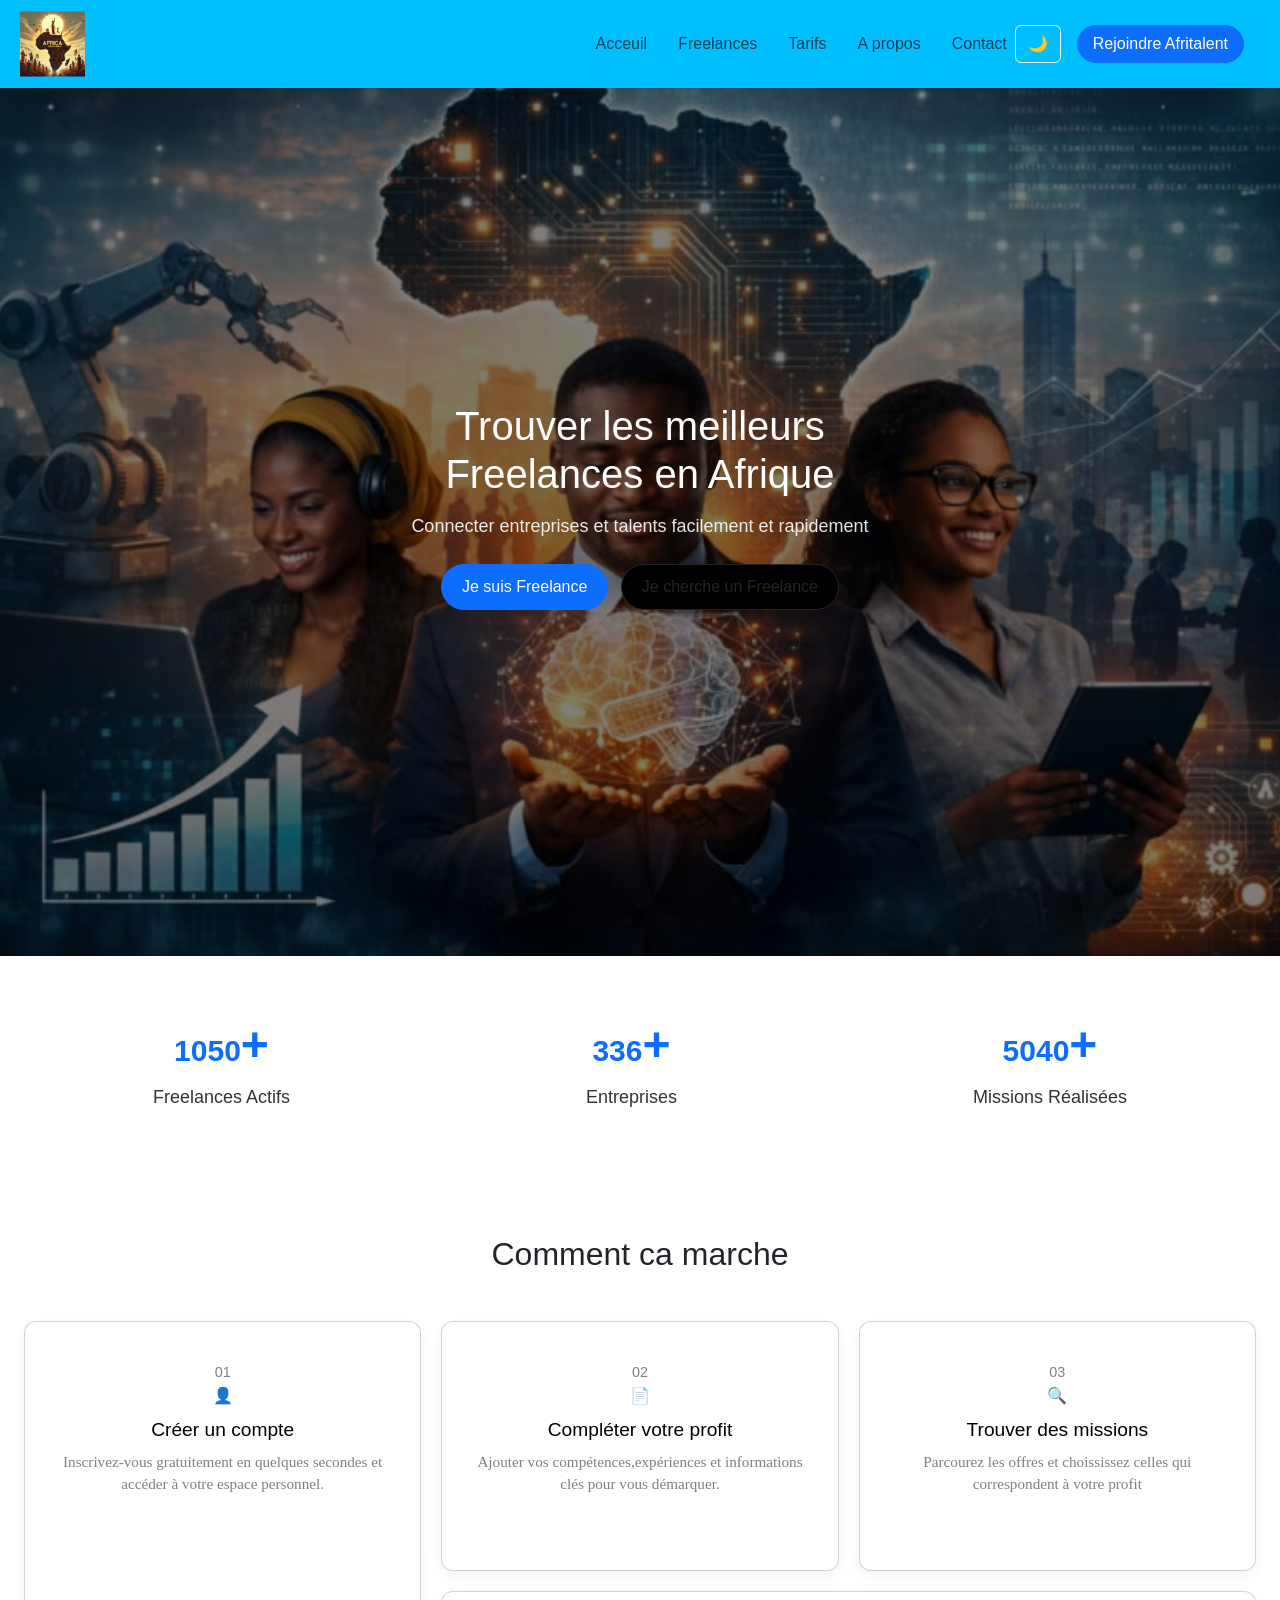
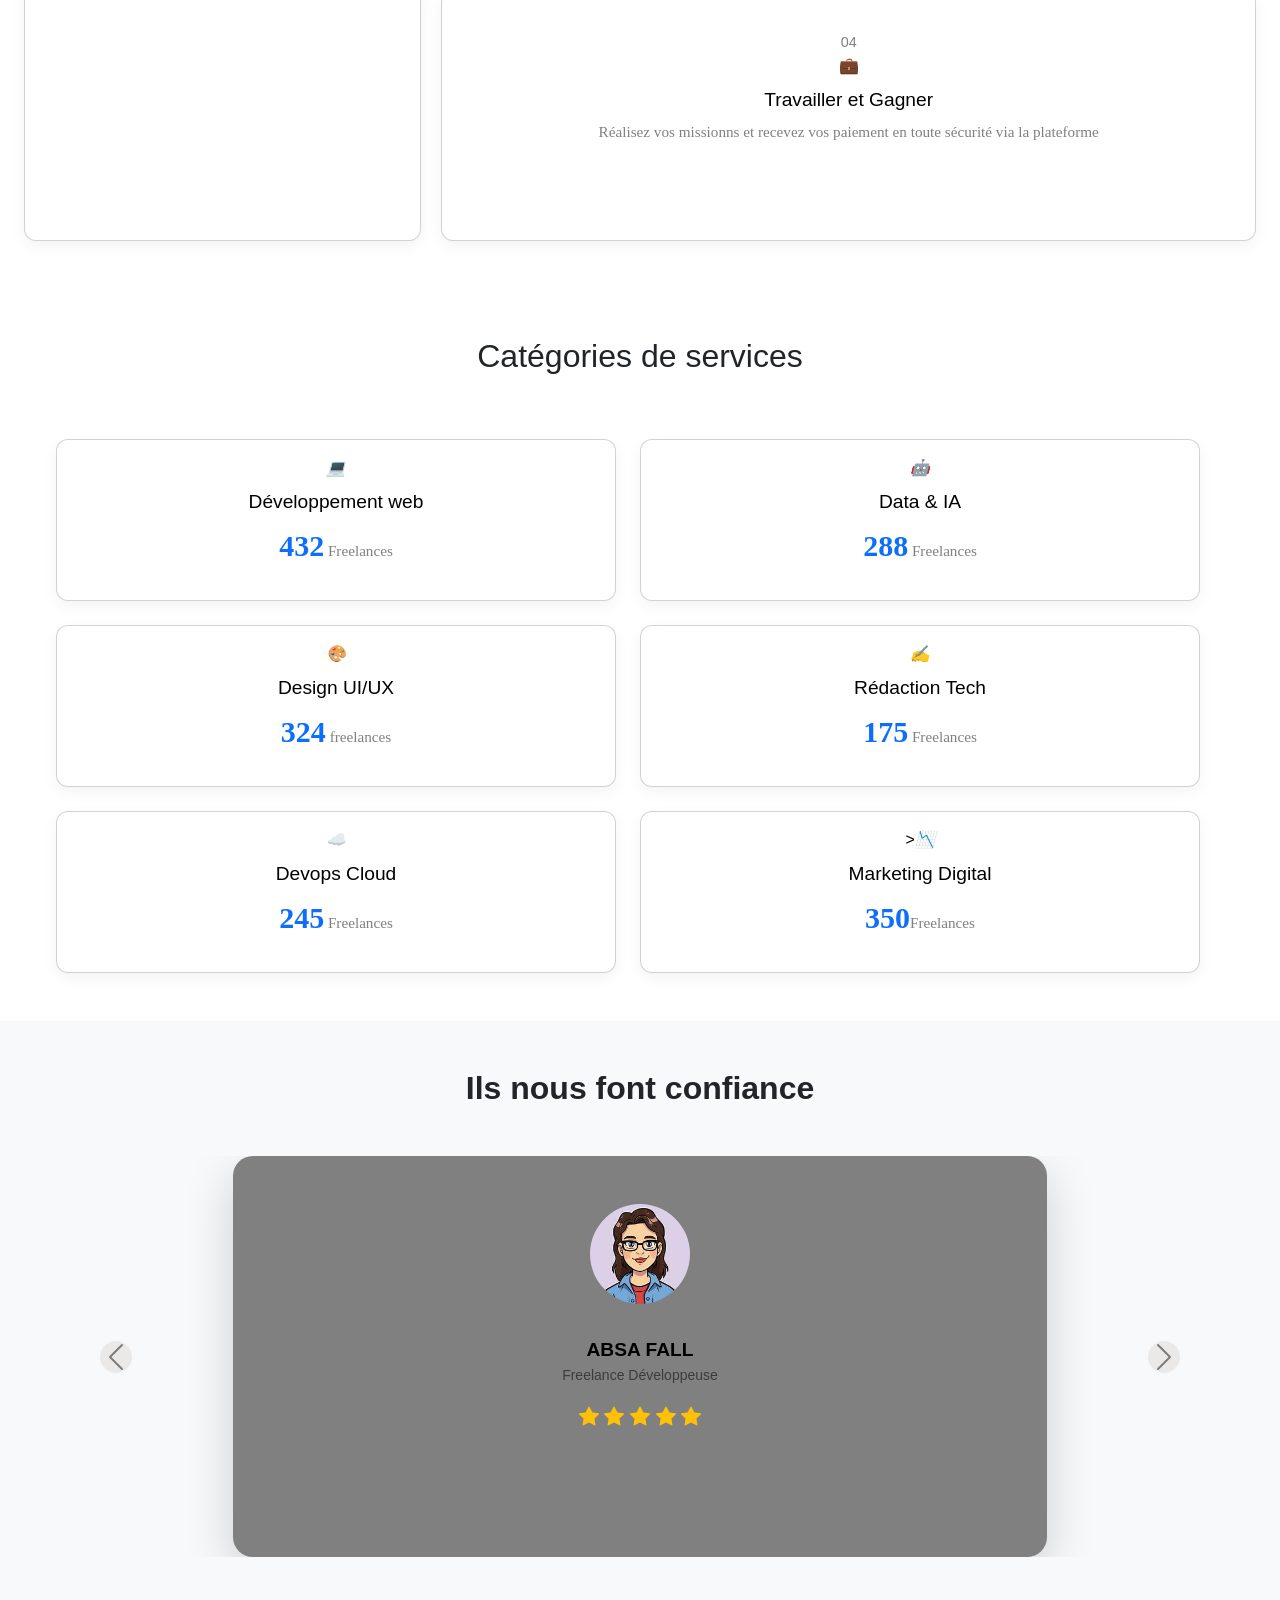
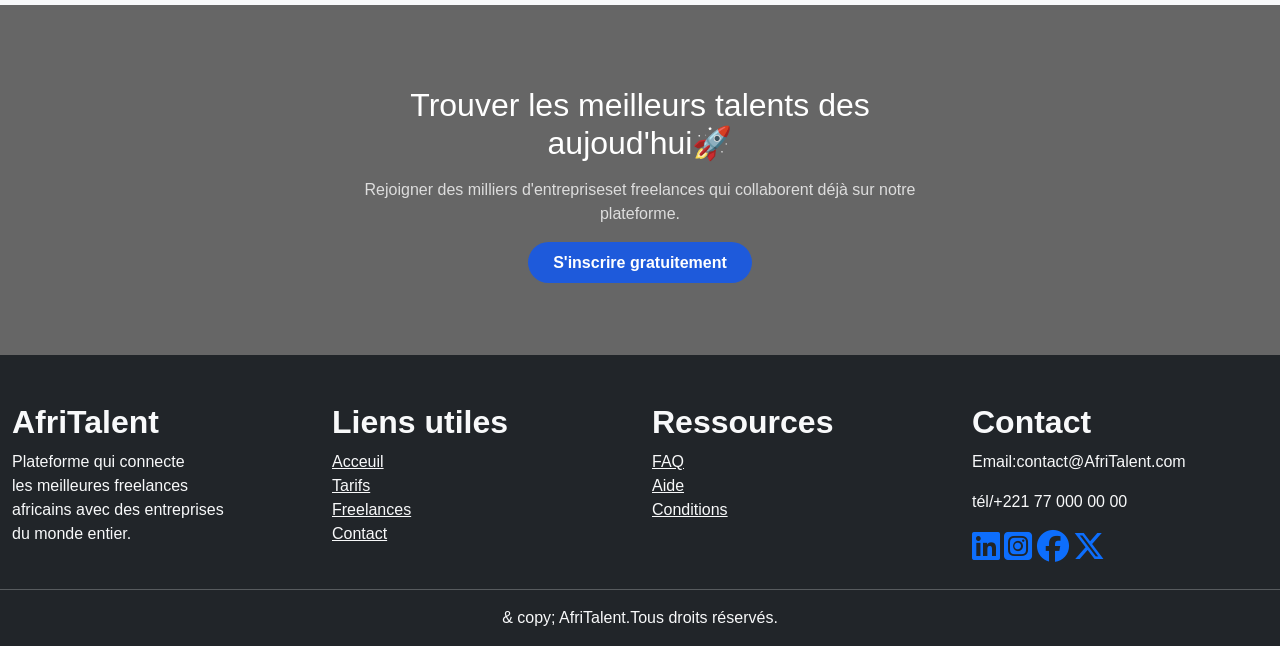
<file: index.html>
<!DOCTYPE html>
<html lang="fr">
<head>
<meta charset="UTF-8">
<meta name="viewport" content="width=device-width, initial-scale=1.0">
<title>AfriTalent — Accueil</title>
            <!-- Bootstrap 5 via CDN : feuille de style -->
<link
href="https://cdn.jsdelivr.net/npm/bootstrap@5.3.0/dist/css/bootstrap.min.css" rel="stylesheet">
<link rel="stylesheet" href="https://cdnjs.cloudflare.com/ajax/libs/font-awesome/6.5.0/css/all.min.css">
<link rel="stylesheet" href="https://cdn.jsdelivr.net/npm/bootstrap-icons@1.11.3/font/bootstrap-icons.min.css">
<!-- Votre feuille de style personnelle -->
<link rel="stylesheet" href="css/style.css">
</head>

<body>
            <!-- Le contenu de la page sera ajoute ici -->

            <!--navbar-->
 <nav id="navbar" class="navbar navbar-expand-lg navbar-light bg-blue shadow-sm fixed-top p-4">
    <div class="container">
            <!--logo-->
       <a class=" navbar-brand logo" href="index.html"><img src="image/afritalent.jpg" alt="logo AfriTalent"></a>
           <!--bouton mobile-->
          <button class="navbar-toggler" type="button" data-bs-toggle="collapse" data-bs-target="#menu">
            <span class="navbar-toggler-icon"></span>
        </button>
          <!--menu-->
            <div class="collapse navbar-collapse" id="menu">
                <ul class="navbar-nav ms-auto">
                    <li class="nav-item">
                        <a class="nav-link" href="index.html">Acceuil</a>
                  </li>
                    <li class="nav-item">
                        <a class="nav-link" href="freelance.html">Freelances</a>
                  </li>
                    <li class="nav-item">
                        <a class="nav-link" href="tarifs.html">Tarifs</a>
                  </li>
                    <li class="nav-item">
                        <a class="nav-link" href="about.html">A propos</a>
                  </li>
                    <li class="nav-item">
                        <a class="nav-link" href="contact.html">Contact</a>
                  </li>
                  </ul>
                 <a id="theme-toggle" class=" btn btn-outline-light">🌙</a>
          <!--bouton-->
                <a href="index.html" class="btn btn-primary ms-3">Rejoindre Afritalent</a>
               
            </div>
    </div>
 </nav>
          <!--hero-->
 <section class="hero d-flex align-items-center text-center">
    <div class="container fade-in"> 
        <div class="row justify-content-center align-items-center">
          <!--texte-->
        <div class="col-12 col-md col-lg-6">
            <h1 class="hero-ttle text-center">Trouver les meilleurs Freelances en Afrique</h1>
            <p class="hero-subtitle">Connecter entreprises et talents facilement et rapidement </p>
            <div class="mt-4">
<a href="freelance.html" class="btn btn-primary me-2">Je suis Freelance</a>   
<a href="freelance.html" class="btn btn-outline-dark" style="background-color:black;">Je cherche un Freelance</a>
            </div>
        </div>
        </div>
    </div>
 </section>
 <section class="stats-container fade-in">
  <div class="stat">
    <h2><span class="counter" data-target="2500">0</span>+</h2>
    <p>Freelances Actifs</p>
  </div>

  <div class="stat">
    <h2><span class="counter" data-target="800">0</span>+</h2>
    <p>Entreprises</p>
  </div>

  <div class="stat">
    <h2><span class="counter" data-target="12000">0</span>+</h2>
    <p>Missions Réalisées</p>
  </div>
</section>

         <!--Comment ca marche-->
 <section class="how-it-works container-fluid py-5">
    <div class="container fade-in">
      <h2 class="text-center mb-5">Comment ca marche</h2>
    <div class="bento-grid">
        <div class="card card-large">
            <span class="step">01</span>
<div class="icon">👤</div>
<h3>Créer un compte</h3>
<p>Inscrivez-vous gratuitement en quelques secondes et accéder à votre espace personnel.</p>
        </div>
        <div class="card">
            <span class="step">02</span>
            <div class="icon">📄</div>
            <h3>Compléter votre profit</h3>
            <p>Ajouter vos compétences,expériences et informations clés pour vous démarquer.</p>
        </div>
        <div class="card">
            <span class="step">03</span>
<div class="icon">🔍</div>
<h3>Trouver des missions</h3>
<p>Parcourez les offres et choississez celles qui correspondent à votre profit</p>
</div>
<div class="card card-wide">
            <span class="step">04</span>
<div class="icon">💼</div>
<h3>Travailler et Gagner</h3>
<p>Réalisez vos missionns et recevez vos paiement en toute sécurité via la plateforme</p>
</div>
    </div>
    </div>
    </section>
         <!--caregories des services-->
 <section class="categories container-fluid py-5">
<div class="container fade-in">
      <h2>Catégories de services</h2>
    <div class="row g-4 px-4">
        <div class="row g-4">
            <div class="col-md-6">
            <div class="card p-3">
                <i>💻</i>
            <h3>Développement web</h3>
            <p><span class="counter" data-target="+1200"></span> Freelances</p>
            </div>
        </div>
         <div class="col-lg-6">
            <div class="card p-3">
                <i>🤖</i>
            <h3>Data & IA</h3>
            <p><span class="counter" data-target="800"></span> Freelances</p>
         </div>
         </div>
         <div class="col-lg-6">
            <div class="card p-3">
                <i>🎨</i>
            <h3>Design UI/UX</h3>
            <p><span class="counter" data-target="+850"></span> freelances</p>
         </div>
         </div>
         <div class="col-lg-6">
            <div class="card p-3">
                <i>✍️</i>
            <h3>Rédaction Tech</h3>
            <p><span class="counter" data-target="500"></span> Freelances</p>
         </div>
         </div>
         <div class="col-lg-6">
            <div class="card p-3">
                <i>☁️</i>
            <h3>Devops Cloud</h3>
            <p><span class="counter" data-target="700"></span> Freelances</p>
         </div>
         </div>
         <div class="col-lg-6">
            <div class="card p-3">
                <i>>📉</i>
            <h3>Marketing Digital</h3>
            <p><span class="counter" data-target="+950"></span>Freelances</p>
         </div>
         </div>
         </div>
    </div>
</div>
 </section>
        <!--temoignages-->
 <section class="temoignage container-fluid py-5 bg-light">
  <div class="container fade-in">
    <h2 class="text-center mb-5 fw-bold">Ils nous font confiance</h2>
    
    <div id="carouseltemoignage" class="carousel slide" data-bs-ride="carousel" data-bs-interval="4000">
      <div class="carousel-inner">

       <!-- Témoignage 1 -->
        <div class="carousel-item active">
          <div class="row justify-content-center">
            <div class="col-md-8">
              <div class="card border-0 shadow-lg p-5 text-center">
                <img src="image/fille2.jpeg" class="rounded-circle mx-auto mb-4" width="100" height="100" style="object-fit: cover;" alt="ABSA FALL">
                <h3 class="fw-bold mb-1">ABSA FALL</h3>
                <small class="text-muted d-block mb-3">Freelance Développeuse</small>
                <div class="stars text-warning mb-3 fs-5">
                  <i class="bi bi-star-fill"></i>
                  <i class="bi bi-star-fill"></i>
                  <i class="bi bi-star-fill"></i>
                  <i class="bi bi-star-fill"></i>
                  <i class="bi bi-star-fill"></i>
                </div>
                <p class="lead fst-italic">"Grâce à cette plateforme, j’ai trouvé plusieurs missions en quelques semaines. Interface simple et paiement sécurisé. Je recommande à 100% !"</p>
              </div>
            </div>
          </div>
        </div>

       <!-- Témoignage 2 -->
        <div class="carousel-item">
          <div class="row justify-content-center">
            <div class="col-md-8">
              <div class="card border-0 shadow-lg p-5 text-center">
                <img src="image/fille1.jpeg" class="rounded-circle mx-auto mb-4" width="100" height="100" style="object-fit: cover;" alt="ADJA DIENG">
                <h3 class="fw-bold mb-1">ADJA DIENG</h3>
                <small class="text-muted d-block mb-3">CEO Startup</small>
                <div class="stars text-warning mb-3 fs-5">
                  <i class="bi bi-star-fill"></i>
                  <i class="bi bi-star-fill"></i>
                  <i class="bi bi-star-fill"></i>
                  <i class="bi bi-star-fill"></i>
                  <i class="bi bi-star-fill"></i>
                </div>
                <p class="lead fst-italic">"Nous avons recruté des freelances qualifiés très rapidement. Le process est fluide et l’équipe support hyper réactive. Excellent !"</p>
              </div>
            </div>
          </div>
        </div>

        <!-- Témoignage 3 -->
  <div class="carousel-item">
    <div class="row justify-content-center">
       <div class="col-md-8">
          <div class="card border-0 shadow-lg p-5 text-center">
              <img src="image/homme.jpeg" class="rounded-circle mx-auto mb-4" width="100" height="100" style="object-fit: cover;" alt="Alioune badara fall">
              <h3 class="fw-bold mb-1">ALIOUNE BADARA FALL</h3>
                <small class="text-muted d-block mb-3">Designer UI/UX</small>
                <div class="stars text-warning mb-3 fs-5">
                  <i class="bi bi-star-fill"></i>
                  <i class="bi bi-star-fill"></i>
                  <i class="bi bi-star-fill"></i>
                  <i class="bi bi-star-fill"></i>
                  <i class="bi bi-star-fill"></i>
                  </div>
              <p class="lead fst-italic">"Une excellente expérience ! Les projets sont variés, bien rémunérés et les clients sont sérieux. Ma plateforme préférée maintenant."</p>
         </div>
      </div>
     </div>
    </div>
  </div>
      <!-- Flèches navigation -->
  <button class="carousel-control-prev" type="button" data-bs-target="#carouseltemoignage" data-bs-slide="prev">
    <span class="carousel-control-prev-icon bg-dark rounded-circle p-3"></span>
  </button>
   <button class="carousel-control-next" type="button" data-bs-target="#carouseltemoignage" data-bs-slide="next">
     <span class="carousel-control-next-icon bg-dark rounded-circle p-3"></span>
    </button>
    </div>
  </div>
</section>

      <!--CTA-->
 <section class="cta">
  <div class="overlay"></div>
    <div class="cta-content">
      <h2>Trouver les meilleurs talents des aujoud'hui🚀</h2>
        <p>Rejoigner des milliers d'entrepriseset freelances qui collaborent déjà sur notre plateforme.</p>
          <a href="contact.html" class="cta-btn">S'inscrire gratuitement</a>
  </div>
 </section>
      <!--footer-->
 <footer class=" bg-dark text-light pt-5 pb-3">
  <div class="container">
    <div class="row">
       <!--colonne1:AfriTalent-->
<div class="col-md mb-4">
 <h2 class="fw-bold" >AfriTalent</h2>
    <p>Plateforme qui connecte <br> les meilleures freelances <br>africains  avec des  entreprises <br>du monde entier.</p>
</div>
      <!--colonne2:liens utiles-->
<div class="col-md-3 mb-4">
    <h2 class="fw-bold">Liens utiles</h2>
    <ul class="list-unstyled">
        <li><a href="index.html" class="text-light text decoration none">Acceuil</a></li>
        <li><a href="tarifs.html"  class="text-light text decoration none">Tarifs</a></li>
        <li><a href="freelances.html"  class="text-light text decoration none">Freelances</a></li>
        <li><a href="contact.html"  class="text-light text decoration none">Contact</a></li>
    </ul>
</div>
      <!--colonne3:Ressources-->
<div class="col-md-3 mb-4">
  <h2 class="fw-bold">Ressources</h2>
    <ul class="list-unstyled">
        <li><a href="tarifs.html"  class="text-light text decoration none">FAQ</a></li>
        <li><a href="#"  class="text-light text decoration none">Aide</a></li>
        <li><a href="#"  class="text-light text decoration none">Conditions</a></li>
    </ul>
</div>
      <!--colonne4:Contact-->
  <div class="col-md-3 mb-4">
    <h2 class="fw-bold">Contact</h2>
    <p>Email:contact@AfriTalent.com</p>
    <p>tél/+221 77 000 00 00</p>
      <!--réseau  sociaux-->
  <div>
          <a href="https://linkedin.com"><i class="fa-brands fa-linkedin fa-2x"></i></a>
          <a href="https://instagram.com"><i class="fa-brands fa-square-instagram fa-2x"></i></a>
          <a href="https://facebook"><i class="fa-brands fa-facebook fa-2x"></i></a>
          <a href="https://twitter"><i class="fa-brands fa-x-twitter fa-2x"></i></a>
        
  </div>
  </div>
        <!--ligne copyright-->
  <hr class="border-light">
   <div class="text-center">
     <p class="mb-0"> & copy; <span id="year"></span>AfriTalent.Tous droits réservés.</p>
    </div> 
  </div>
  </div>
</footer>
        <!-- Bootstrap 5 via CDN : script JavaScript -->
  <script src="https://cdn.jsdelivr.net/npm/bootstrap@5.3.0/dist/js/bootstrap.bundle.min.js"></script>
        <!-- Votre script JavaScript -->
<button id="backToTop" title="Retour en haut">
    <i class="bi bi-chevron-up">
    </i>
</button>
  <script src="js/main.js"></script>
</body>
</html>
</file>
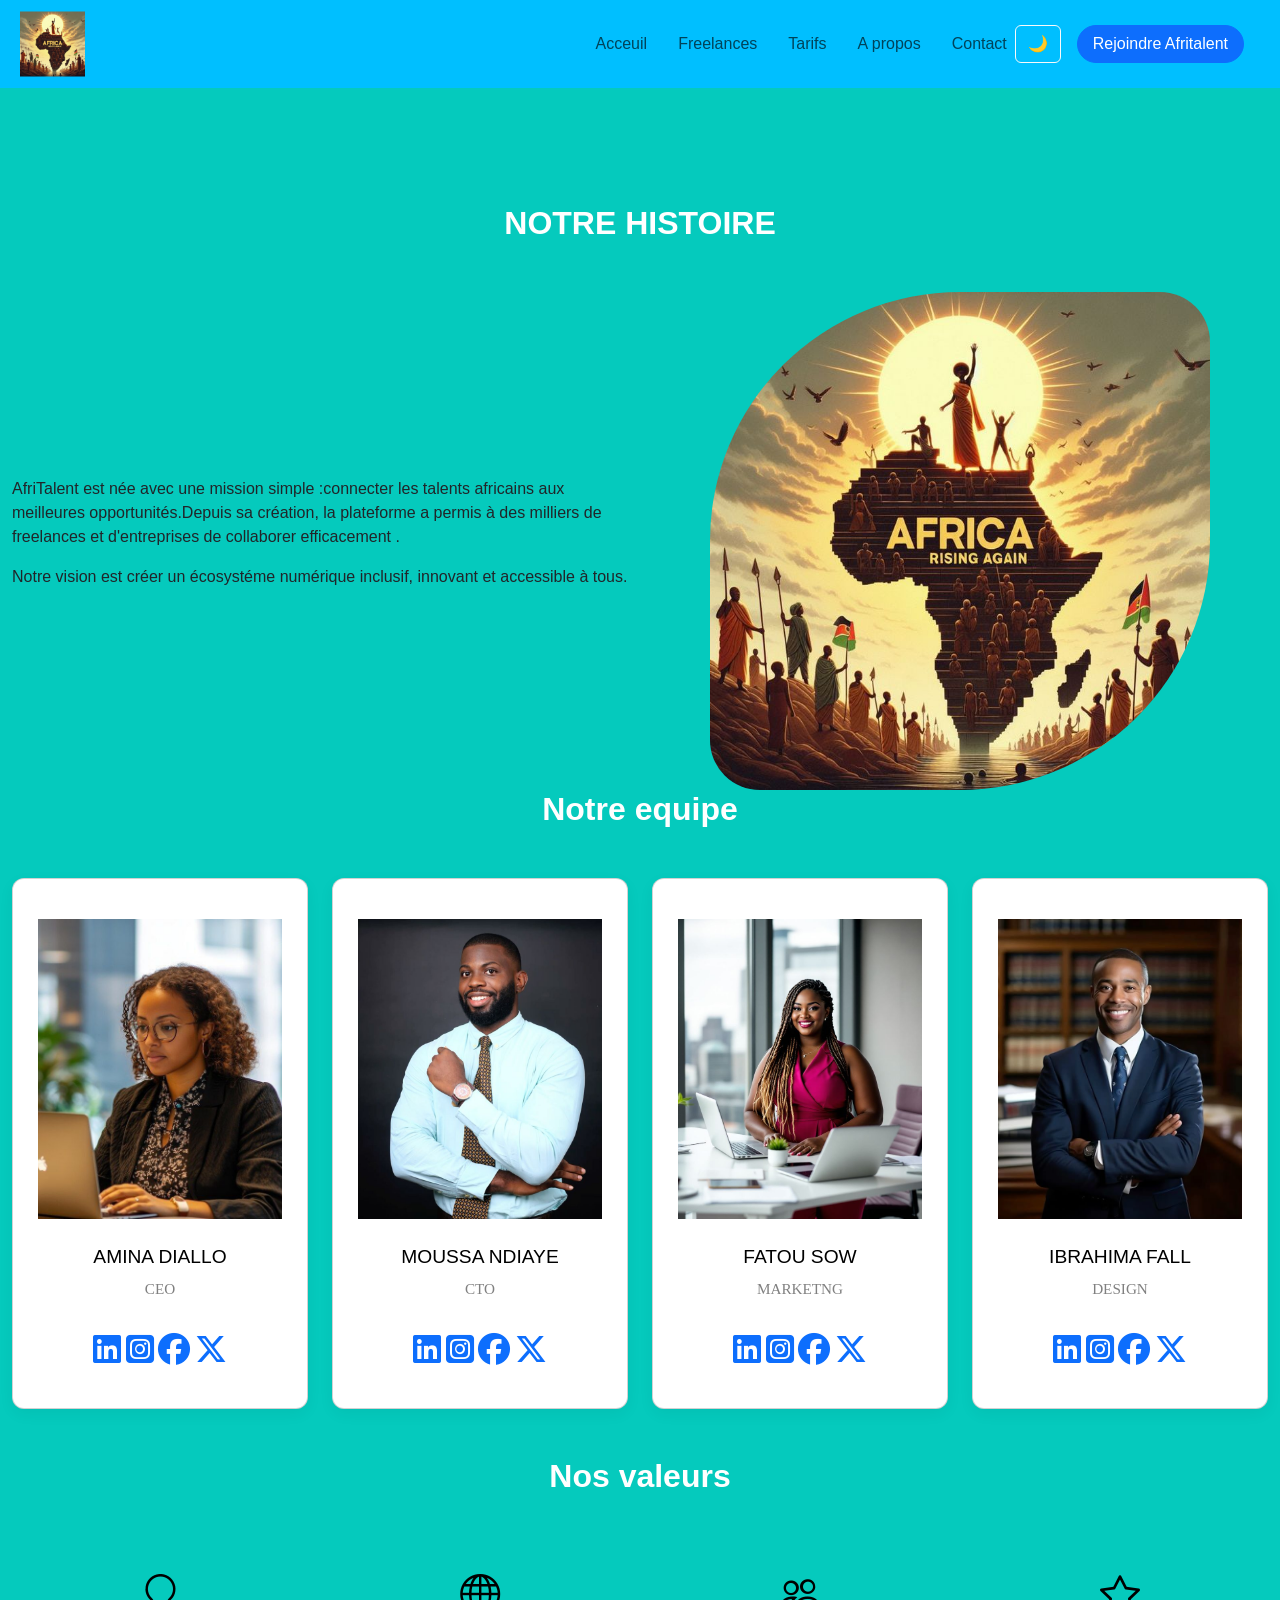
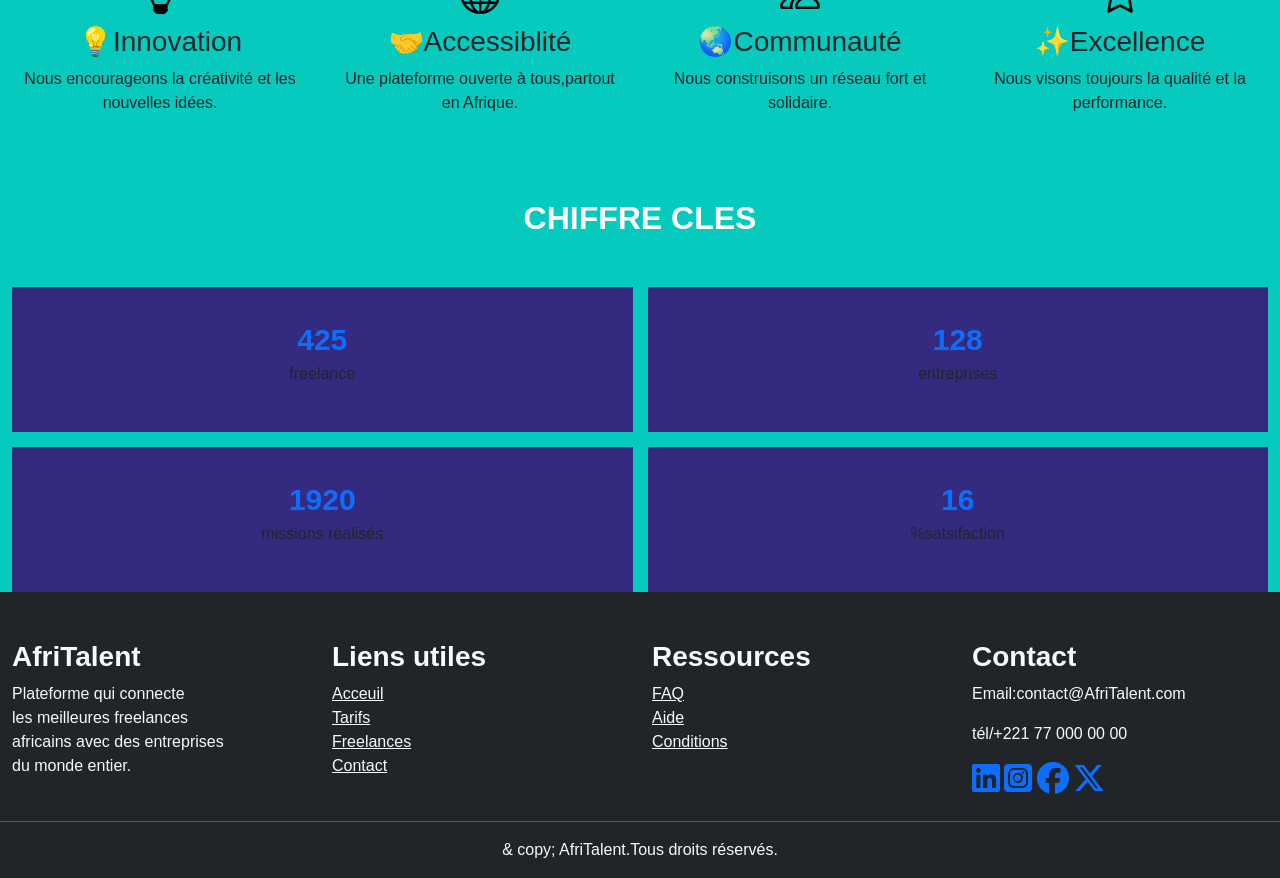
<file: about.html>
<!DOCTYPE html>
<html lang="fr">
<head> 
<meta charset="UTF-8"> 
<meta name="viewport" content="width=device-width, initial-scale=1.0"> 
<title>AfriTalent — A propos</title> 
                        <!-- Bootstrap 5 via CDN : feuille de style --> 
<link 
href="https://cdn.jsdelivr.net/npm/bootstrap@5.3.0/dist/css/bootstrap.min.css" 
rel="stylesheet"> 
<link rel="stylesheet" href="https://cdnjs.cloudflare.com/ajax/libs/font-awesome/6.5.0/css/all.min.css">
<link rel="stylesheet" href="https://cdn.jsdelivr.net/npm/bootstrap-icons@1.11.3/font/bootstrap-icons.min.css">
                        <!-- Votre feuille de style personnelle --> 
<link rel="stylesheet" href="css/style.css">
</head>
<body> 
                        <!-- Le contenu de la page sera ajoute ici --> 

                        <!--navbar-->
 <nav id="navbar" class="navbar navbar-expand-lg navbar-light bg-blue shadow-sm fixed-top p-4">
    <div class="container">
                        <!--logo-->
        <a class=" navbar-brand logo" href="index.html"><img src="image/afritalent.jpg" alt="logo AfriTalent"></a>
                         <!--bouton mobile-->
          <button class="navbar-toggler" type="button" data-bs-toggle="collapse" data-bs-target="#menu">
            <span class="navbar-toggler-icon"></span>
        </button>
                          <!--menu-->
            <div class="collapse navbar-collapse" id="menu">
                <ul class="navbar-nav ms-auto">
                    <li class="nav-item">
                        <a class="nav-link" href="index.html">Acceuil</a>
                    </li>
                    <li class="nav-item">
                        <a class="nav-link" href="freelance.html">Freelances</a>
                    </li>
                    <li class="nav-item">
                        <a class="nav-link" href="tarifs.html">Tarifs</a>
                    </li>
                    <li class="nav-item">
                        <a class="nav-link" href="about.html">A propos</a>
                    </li>
                    <li class="nav-item">
                        <a class="nav-link" href="contact.html">Contact</a>
                    </li>
                </ul>
                <a id="theme-toggle" class=" btn btn-outline-light">🌙</a>
                          <!--bouton-->
                <a href="index.html" class="btn btn-primary ms-3">Rejoindre Afritalent</a>
                    
            </div>
    </div>
 </nav>


                        <!--=====notre histoire====-->
<section class="apropos" style="padding-top: 100px;" >
    <div class="container fade-in">
<h1 class="section-title mt-5" style="color: white;">NOTRE HISTOIRE</h1>
<div class="row align-items-center justify-content-center g-4">
    <div class="col-md-6">
        <p>AfriTalent est née avec une mission  simple :connecter les talents africains aux meilleures opportunités.Depuis sa création, la plateforme a permis à des milliers de freelances et d'entreprises de collaborer efficacement .</p>
        <p>
            Notre vision est créer un écosystéme numérique inclusif, innovant et accessible à tous.
        </p>
    </div>
    <div class="col-md-6 text-center">
        <img src="image/afritalent.jpg" width="500" class="img-fluid story-img" style="border-radius: 50% 10% 50% 10%;" alt="afritalent">
    </div>
</div>
</div>
 
                            <!--====equipe====-->
<section class="mb-5"   >
    <div class="container fade-in">
        <h2 class="section-title" style="color:white ;">Notre equipe</h2>
    <div class="row">
        <div class="col-md-3">
            <div class="card team-card">
                <img src="image/f1.jpg" style="height: 300px;" alt="AMINA DIALLO">
                <div class="card-body text-center">
                    <h3>AMINA DIALLO</h3>
                    <p>CEO</p>
                    <i class="bi bi linkedin"></i>
                    <i class="bi bi twitter"></i>
                </div>
                <div>
          <a href="https://linkedin.com"><i class="fa-brands fa-linkedin fa-2x"></i></a>
          <a href="https://instagram.com"><i class="fa-brands fa-square-instagram fa-2x"></i></a>
          <a href="https://facebook"><i class="fa-brands fa-facebook fa-2x"></i></a>
          <a href="https://twitter"><i class="fa-brands fa-x-twitter fa-2x"></i></a>
        
    </div>
            </div>
        </div>

 <div class="col-md-3">
            <div class="card team-card">
                <img src="image/h2.jpg" style="height: 300px;" alt="MOUSSA NDIAYE">
                <div class="card-body text-center">
                    <h3>MOUSSA NDIAYE</h3>
                    <p>CTO</p>
                    <i class="bi bi linkedin"></i>
                    <i class="bi bi twitter"></i>
                </div>
                <div>
          <a href="https://linkedin.com"><i class="fa-brands fa-linkedin fa-2x"></i></a>
          <a href="https://instagram.com"><i class="fa-brands fa-square-instagram fa-2x"></i></a>
          <a href="https://facebook"><i class="fa-brands fa-facebook fa-2x"></i></a>
          <a href="https://twitter"><i class="fa-brands fa-x-twitter fa-2x"></i></a>
        
    </div>
            </div>
        </div>
         <div class="col-md-3">
            <div class="card team-card">
                <img src="image/f5.jpg" style="height: 300px;" alt="FATOU SOW">
                <div class="card-body text-center">
                    <h3>FATOU SOW</h3>
                    <p>MARKETNG</p>
                    <i class="bi bi linkedin"></i>
                    <i class="bi bi instagram"></i>
                </div>
                <div>
          <a href="https://linkedin.com"><i class="fa-brands fa-linkedin fa-2x"></i></a>
          <a href="https://instagram.com"><i class="fa-brands fa-square-instagram fa-2x"></i></a>
          <a href="https://facebook"><i class="fa-brands fa-facebook fa-2x"></i></a>
          <a href="https://twitter"><i class="fa-brands fa-x-twitter fa-2x"></i></a>
        
    </div>
            </div>
        </div>
         <div class="col-md-3">
            <div class="card team-card">
                <img src="image/h5.jpg " style="height: 300px;" alt="IBRAHIMA FALL" >
                <div class="card-body text-center">
                    <h3>IBRAHIMA FALL</h3>
                    <p>DESIGN</p>
                    <i class="bi bi linkedin"></i>
                    <i class="bi bi facebook"></i>
                </div>
                <div>
          <a href="https://linkedin.com"><i class="fa-brands fa-linkedin fa-2x"></i></a>
          <a href="https://instagram.com"><i class="fa-brands fa-square-instagram fa-2x"></i></a>
          <a href="https://facebook"><i class="fa-brands fa-facebook fa-2x"></i></a>
          <a href="https://twitter"><i class="fa-brands fa-x-twitter fa-2x"></i></a>
        
    </div>
            </div>
        </div>
    </div>
    </div>
</section>
                            <!--=====valeurs=====-->
<section class="mb-5">
    <div class="container fade-in">
  <h3 class="section-title" style="color: white;">Nos valeurs</h3>
    <div class="row">
        <div class="col-md-3 value-box">
            <i class="bi bi-lightbulb"></i>
            <h3>💡Innovation</h3>
            <p>Nous encourageons la créativité et les nouvelles idées.</p>
        </div>
<div class="col-md-3 value-box">
            <i class="bi bi-globe"></i>
            <h3>🤝Accessiblité</h3>
            <p>Une plateforme ouverte à tous,partout en Afrique.</p>
        </div>
        <div class="col-md-3 value-box">
            <i class="bi bi-people"></i>
            <h3>🌏Communauté</h3>
            <p> Nous construisons un réseau fort et solidaire.</p>
        </div>
        <div class="col-md-3 value-box">
            <i class="bi bi-star"></i>
            <h3>✨Excellence</h3>
            <p>Nous visons toujours la qualité et la performance.</p>
        </div>
    </div>

    </div>
  </section>
                                <!--===chiffre clés-->
<SECtion>
<div class="container fade-in">
    <h3 class="section-title" style="color: white ;">CHIFFRE CLES</h3>
<div class="bento">
    <div class="bento-item big">
        <div class="counter" data-target="2500">0</div>
    <p>freelance</p>
    </div>
    <div class="bento-item ">
        <div class="counter" data-target="800">0</div>
    <p>entreprises</p>
    </div>
    <div class="bento-item ">
        <div class="counter" data-target="12000">0</div>
    <p>missions réalisés</p>
    </div>
    <div class="bento-item ">
        <div class="counter" data-target="98">0</div>
    <p>%satsifaction</p>
    </div>
</div>
</div>
</section>
</section>
                                <!--footer-->
 <footer class=" bg-dark text-light pt-5 pb-3">
    <div class="container">
        <div class="row">
                                <!--colonne1:AfriTalent-->
<div class="col-md mb-4">
    <h3 class="fw-bold" >AfriTalent</h3>
    <p>Plateforme qui connecte <br> les meilleures freelances <br>africains  avec des  entreprises <br>du monde entier.</p>
</div>
                                <!--colonne2:liens utiles-->
<div class="col-md-3 mb-4">
    <h3 class="fw-bold">Liens utiles</h3>
    <ul class="list-unstyled">
        <li><a href="index.html" class="text-light text decoration none">Acceuil</a></li>
        <li><a href="tarifs.html"  class="text-light text decoration none">Tarifs</a></li>
        <li><a href="freelances.html"  class="text-light text decoration none">Freelances</a></li>
        <li><a href="contact.html"  class="text-light text decoration none">Contact</a></li>
    </ul>
</div>
                                <!--colonne3:Ressources-->
<div class="col-md-3 mb-4">
    <h3 class="fw-bold">Ressources</h3>
    <ul class="list-unstyled">
        <li><a href="tarifs.html"  class="text-light text decoration none">FAQ</a></li>
        <li><a href="#"  class="text-light text decoration none">Aide</a></li>
        <li><a href="#"  class="text-light text decoration none">Conditions</a></li>
 </ul>
</div>
                                <!--colonne4:Contact-->
<div class="col-md-3 mb-4">
    <h3 class="fw-bold">Contact</h3>
    <p>Email:contact@AfriTalent.com</p>
    <p>tél/+221 77 000 00 00</p>
                              <!--réseau  sociaux-->
    <div>
          <a href="https://linkedin.com"><i class="fa-brands fa-linkedin fa-2x"></i></a>
          <a href="https://instagram.com"><i class="fa-brands fa-square-instagram fa-2x"></i></a>
          <a href="https://facebook"><i class="fa-brands fa-facebook fa-2x"></i></a>
          <a href="https://twitter"><i class="fa-brands fa-x-twitter fa-2x"></i></a>
        
    </div>
</div>
                            <!--ligne copyright-->
<hr class="border-light">
<div class="text-center">
    <p class="mb-0"> & copy; <span id="year"></span>AfriTalent.Tous droits réservés.</p>
    </div> 
    </div>
    </div>
 </footer>

                        <!-- Bootstrap 5 via CDN : script JavaScript --> 
<script 
src="https://cdn.jsdelivr.net/npm/bootstrap@5.3.0/dist/js/bootstrap.bundle.min.js"></script> 
                        <!-- Votre script JavaScript -->
 <button id="backToTop" title="Retour en haut">
  <i class="bi bi-chevron-up"></i>
</button>
<script src="js/main.js"></script>
</body>
</html>
</file>
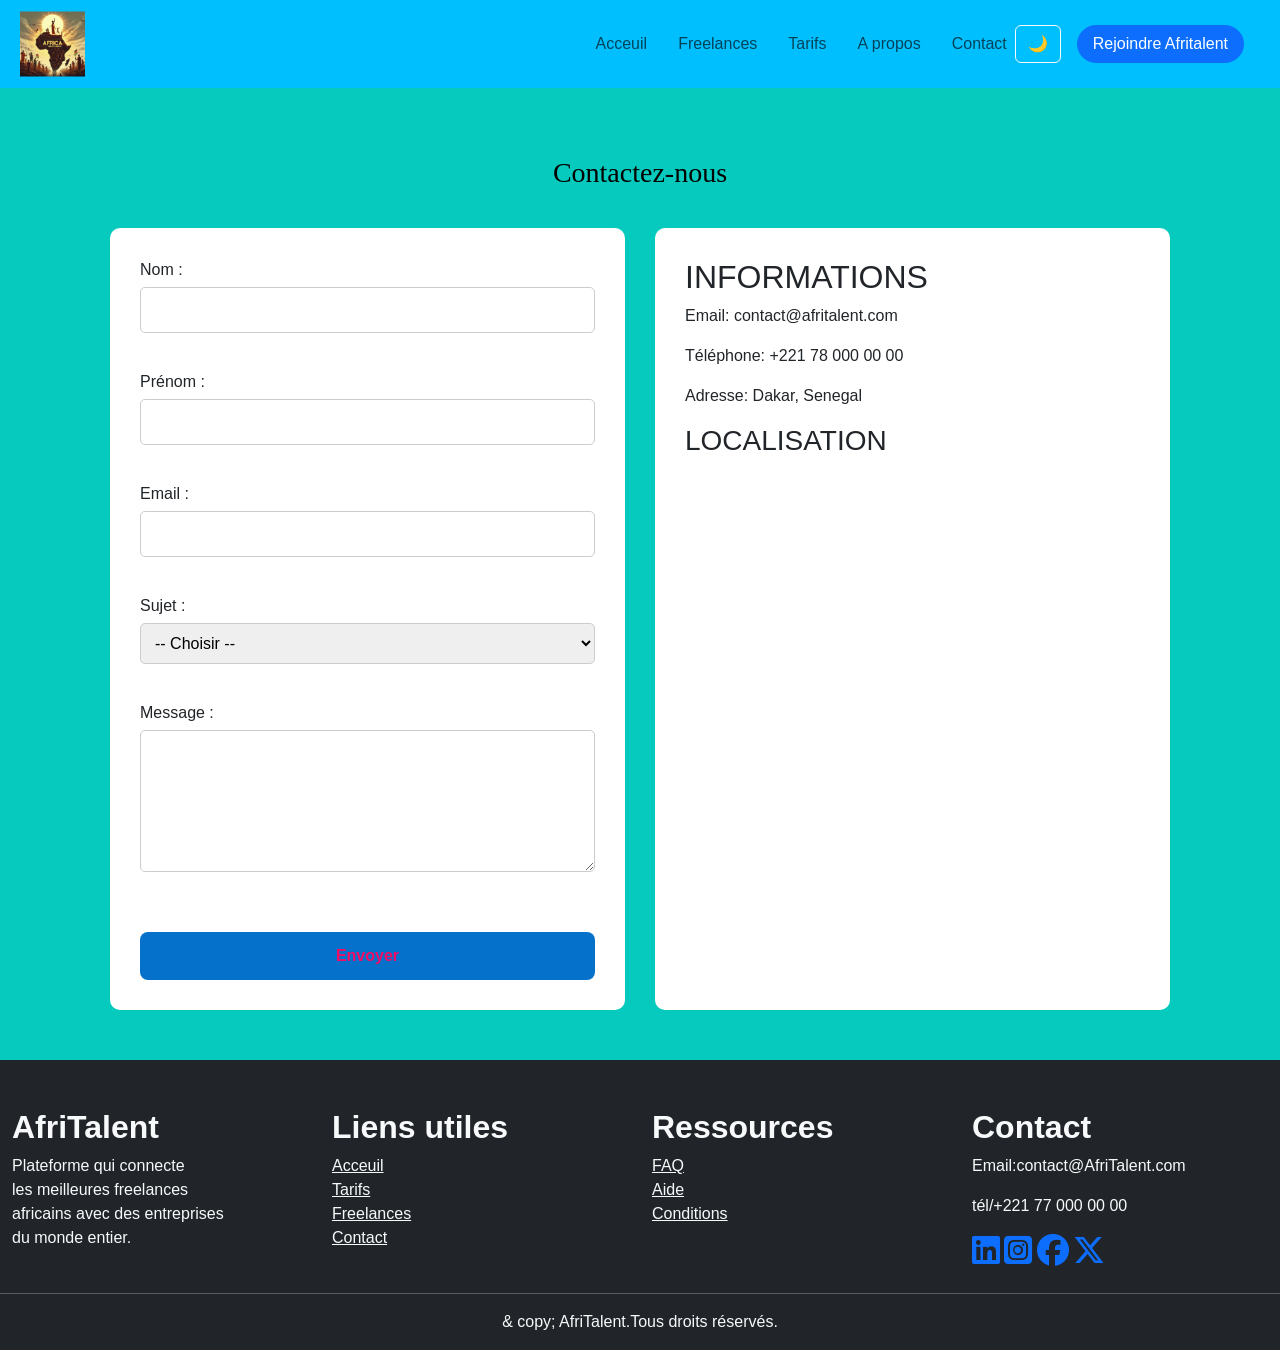
<file: contact.html>
<!DOCTYPE html>
    <html lang="fr">
    <head>
        <meta charset="UTF-8">
        <meta name="viewport" content="width=device-width, initial-scale=1.0">
        <title>AfriTalent — contact</title>
                 <!-- Bootstrap 5 via CDN : feuille de style -->
        <link href="https://cdn.jsdelivr.net/npm/bootstrap@5.3.0/dist/css/bootstrap.min.css" rel="stylesheet">
        <link rel="stylesheet" href="https://cdnjs.cloudflare.com/ajax/libs/font-awesome/6.5.0/css/all.min.css">
        <link rel="stylesheet" href="https://cdn.jsdelivr.net/npm/bootstrap-icons@1.11.3/font/bootstrap-icons.min.css">
        <!-- Votre feuille de style personnelle -->
        <link rel="stylesheet" href="css/style.css">
    </head>
    <body>
                 <!-- Le contenu de la page sera ajoute ici -->
         
                              <!--navbar-->
        <nav id="navbar" class="navbar navbar-expand-lg navbar-light bg-blue shadow-sm fixed-top p-4">
            <div class="container">
                               <!--logo-->
                <a class=" navbar-brand logo" href="index.html"><img src="image/afritalent.jpg"
                        alt="logo AfriTalent"></a>
                               <!--bouton mobile-->
                <button class="navbar-toggler" type="button" data-bs-toggle="collapse" data-bs-target="#menu">
                    <span class="navbar-toggler-icon"></span>
                </button>
                                 <!--menu-->
                <div class="collapse navbar-collapse" id="menu">
                    <ul class="navbar-nav ms-auto">
                        <li class="nav-item">
                            <a class="nav-link" href="index.html">Acceuil</a>
                        </li>
                        <li class="nav-item">
                            <a class="nav-link" href="freelance.html">Freelances</a>
                        </li>
                        <li class="nav-item">
                            <a class="nav-link" href="tarifs.html">Tarifs</a>
                        </li>
                        <li class="nav-item">
                            <a class="nav-link" href="about.html">A propos</a>
                        </li>
                        <li class="nav-item">
                            <a class="nav-link" href="contact.html">Contact</a>
                        </li>
                    </ul>
                    <a id="theme-toggle" class=" btn btn-outline-light">🌙</a>
                               <!--bouton-->
                    <a href="index.html" class="btn btn-primary ms-3">Rejoindre Afritalent</a>

                </div>
            </div>
        </nav>
                             <!--contact-->
        <section class="contact-section">
          <div class="container fade-in">
              <h1 class="titrecontact" style="color: black;">Contactez-nous</h1>

            <div class="contact-wrapper">
                             <!-- Formulaire -->
                <div class="contact-form">
                    <form id="contactForm">
  <label>Nom :</label>
  <input type="text" id="nom" name="nom">
  <small id="error-nom" class="error-message text-danger"></small>

  <label>Prénom :</label>
  <input type="text" id="prenom" name="prenom">
  <small id="error-prenom" class="error-message text-danger"></small>

  <label>Email :</label>
  <input type="email" id="email" name="email">
  <small id="error-email" class="error-message text-danger"></small>

  <label>Sujet :</label>
  <select id="sujet" name="sujet">
    <option value="">-- Choisir --</option>
    <option value="support">Support</option>
    <option value="partenariat">Partenariat</option>
    <option value="information">Information</option>
  </select>
  <small id="error-sujet" class="error-message text-danger"></small>

  <label>Message :</label>
  <textarea id="message" name="message" rows="5"></textarea>
  <small id="error-message" class="error-message text-danger"></small>

  <div id="success-message" class="text-success mt-3"></div>
  
  <button type="submit">Envoyer</button>
</form>
                </div>

                         <!-- Infos contact -->
                <div class="contact-infos">
                    <h2>INFORMATIONS</h2>
                    <p>Email: contact@afritalent.com</p>
                    <p>Téléphone: +221 78 000 00 00</p>
                    <p>Adresse: Dakar, Senegal</p>
                         <!--localisation-->
                    <h3>LOCALISATION</h3>
                    <iframe
                        src="https://www.google.com/maps/embed?pb=!1m18!1m12!1m3!1d3859.350374891501!2d-17.46762172174937!3d14.692767349202603!2m3!1f0!2f0!3f0!3m2!1i1024!2i768!4f13.1!3m3!1m2!1s0xec1732eee4f4607%3A0x6b39f76b854e4bc6!2sFreelancewaar%20-%20Agence%20de%20Marketing%20Digital%20Freelance!5e0!3m2!1sfr!2ssn!4v1776862008137!5m2!1sfr!2ssn"
                        allowfullscreen loading="lazy"></iframe>
                </div>
            </div>
          </div>
        </section>
                         <!--footer-->
 <footer class=" bg-dark text-light pt-5 pb-3">
    <div class="container">
        <div class="row">
                        <!--colonne1:AfriTalent-->
<div class="col-md mb-4">
    <h2 class="fw-bold" >AfriTalent</h2>
    <p>Plateforme qui connecte <br> les meilleures freelances <br>africains  avec des  entreprises <br>du monde entier.</p>
</div>
                        <!--colonne2:liens utiles-->
<div class="col-md-3 mb-4">
    <h2 class="fw-bold">Liens utiles</h2>
    <ul class="list-unstyled">
        <li><a href="index.html" class="text-light text decoration none">Acceuil</a></li>
        <li><a href="tarifs.html"  class="text-light text decoration none">Tarifs</a></li>
        <li><a href="freelances.html"  class="text-light text decoration none">Freelances</a></li>
        <li><a href="contact.html"  class="text-light text decoration none">Contact</a></li>
    </ul>
</div>
                        <!--colonne3:Ressources-->
<div class="col-md-3 mb-4">
    <h2 class="fw-bold">Ressources</h2>
    <ul class="list-unstyled">
        <li><a href="tarifs.html"  class="text-light text decoration none">FAQ</a></li>
        <li><a href="#"  class="text-light text decoration none">Aide</a></li>
        <li><a href="#"  class="text-light text decoration none">Conditions</a></li>
 </ul>
</div>
                        <!--colonne4:Contact-->
<div class="col-md-3 mb-4">
    <h2 class="fw-bold">Contact</h2>
    <p>Email:contact@AfriTalent.com</p>
    <p>tél/+221 77 000 00 00</p>
                         <!--réseau  sociaux-->
    <div>
          <a href="https://linkedin.com"><i class="fa-brands fa-linkedin fa-2x"></i></a>
          <a href="https://instagram.com"><i class="fa-brands fa-square-instagram fa-2x"></i></a>
          <a href="https://facebook"><i class="fa-brands fa-facebook fa-2x"></i></a>
          <a href="https://twitter"><i class="fa-brands fa-x-twitter fa-2x"></i></a>
        
    </div>
</div>
                        <!--ligne copyright-->
<hr class="border-light">
<div class="text-center">
    <p class="mb-0"> & copy; <span id="year"></span>AfriTalent.Tous droits réservés.</p>
    </div> 
    </div>
    </div>
 </footer>

                     <!-- Bootstrap 5 via CDN : script JavaScript -->
        <script src="https://cdn.jsdelivr.net/npm/bootstrap@5.3.0/dist/js/bootstrap.bundle.min.js"></script>
                      <!-- Votre script JavaScript -->
         <button id="backToTop" title="Retour en haut">
  <i class="bi bi-chevron-up"></i>
</button>
        <script src="js/main.js"></script>
</body>
</html>
</file>
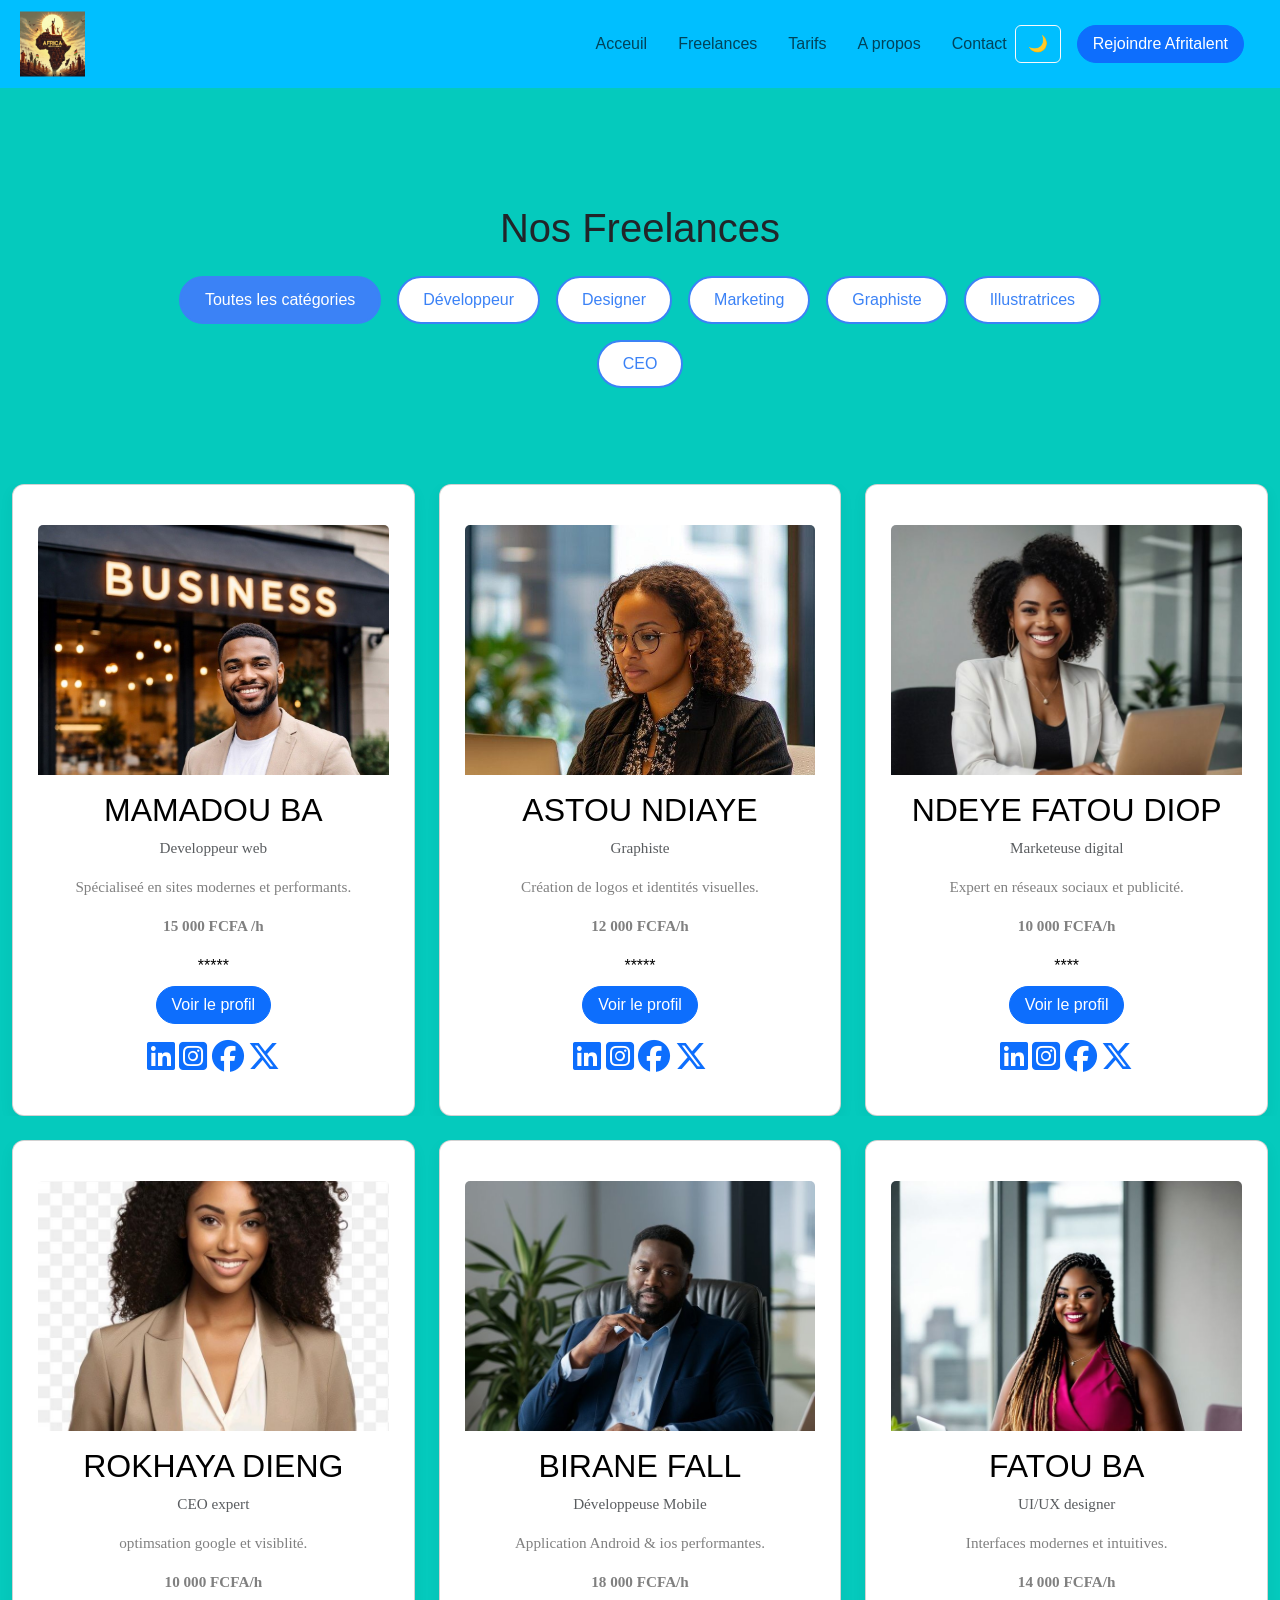
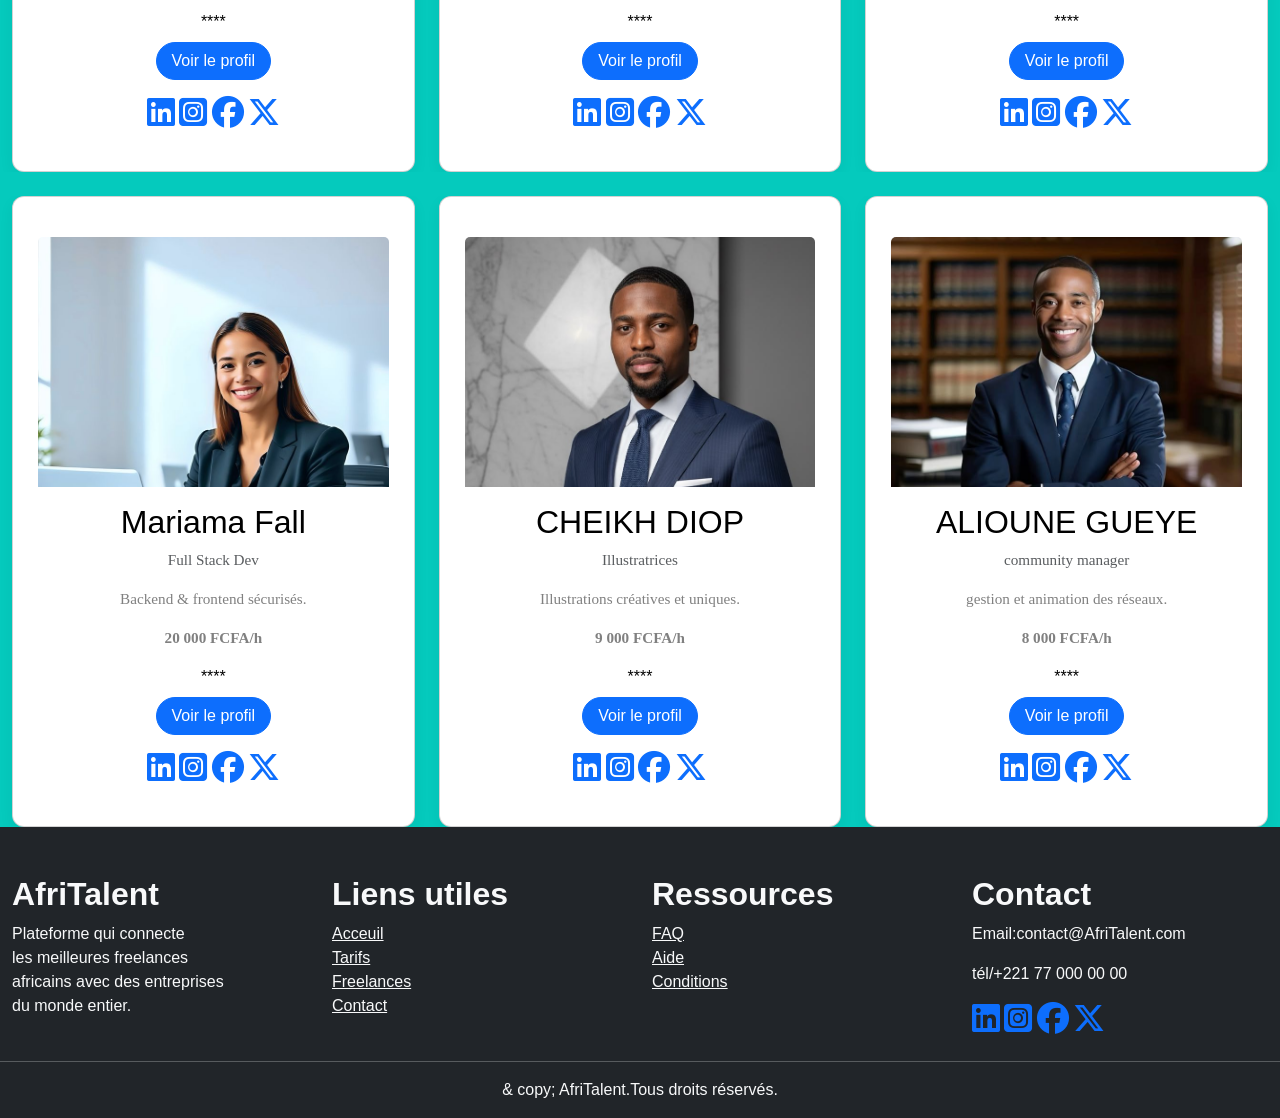
<file: freelance.html>
<!DOCTYPE html>
<html lang="fr">

<head>
    <meta charset="UTF-8">
    <meta name="viewport" content="width=device-width, initial-scale=1.0">
    <title>AfriTalent — freelance</title>
                                 <!-- Bootstrap 5 via CDN : feuille de style -->
    <link href="https://cdn.jsdelivr.net/npm/bootstrap@5.3.0/dist/css/bootstrap.min.css" rel="stylesheet">
    <link rel="stylesheet" href="https://cdnjs.cloudflare.com/ajax/libs/font-awesome/6.5.0/css/all.min.css">
    <link rel="stylesheet" href="https://cdn.jsdelivr.net/npm/bootstrap-icons@1.11.3/font/bootstrap-icons.min.css">
    <link href="https://cdn.jsdelivr.net/npm/bootstrap@5.3.3/dist/css/bootstrap.min.css" rel="stylesheet">
                                 <!-- Votre feuille de style personnelle -->
    <link rel="stylesheet" href="css/style.css">
</head>
<body>
                                    <!-- Le contenu de la page sera ajoute ici -->

                                    <!--navbar-->
    <nav id="navbar" class="navbar navbar-expand-lg navbar-light bg-blue shadow-sm fixed-top  p-4">
        <div class="container">
                                      <!--logo-->
            <a class=" navbar-brand logo" href="index.html"><img src="image/afritalent.jpg" alt="logo AfriTalent"></a>
                                     <!--bouton mobile-->
            <button class="navbar-toggler" type="button" data-bs-toggle="collapse" data-bs-target="#menu">
                <span class="navbar-toggler-icon"></span>
            </button>
                                    <!--menu-->
            <div class="collapse navbar-collapse" id="menu">
                <ul class="navbar-nav ms-auto">
                    <li class="nav-item">
                        <a class="nav-link" href="index.html">Acceuil</a>
                    </li>
                    <li class="nav-item">
                        <a class="nav-link" href="freelance.html">Freelances</a>
                    </li>
                    <li class="nav-item">
                        <a class="nav-link" href="tarifs.html">Tarifs</a>
                    </li>
                    <li class="nav-item">
                        <a class="nav-link" href="about.html">A propos</a>
                    </li>
                    <li class="nav-item">
                        <a class="nav-link" href="contact.html">Contact</a>
                    </li>
                </ul>
                <a id="theme-toggle" class=" btn btn-outline-light">🌙</a>
                <!--bouton-->
                <a href="index.html" class="btn btn-primary ms-3">Rejoindre Afritalent</a>

            </div>
        </div>
    </nav>
                             <!--freelance-->
    <section class="freelance" style="background:  rgb(5, 202, 189);">

        <div class="container fade-in">
            <div class="container py-5">
            <h1 class="text-center mb-4" style="padding-top: 100px;">Nos Freelances</h1>
             <div class="row mb-5 justify-content-center">
  <div class="col-md-10 text-center">
    <div class=" filter-buttons-container d-flex flex-wrap justify-content-center gap-3">
      <button class="btn btn-filter active" data-filter="all">Toutes les catégories</button>
      <button class="btn btn-filter" data-filter="dev">Développeur</button>
      <button class="btn btn-filter" data-filter="design">Designer</button>
      <button class="btn btn-filter" data-filter="Marketing">Marketing</button>
      <button class="btn btn-filter" data-filter="Graphiste">Graphiste</button>
      <button class="btn btn-filter" data-filter="Illustratrices">Illustratrices</button>
      <button class="btn btn-filter" data-filter="Ceo">CEO</button>
    </div>
  </div>
</div>            
        </div>
        <!--👤grille-->
        <div class="row g-4" id="freelancesList">
                                    <!--Profil1-->
            <div class="col-lg-4 col-md-6 freelance-card" data-category="dev">
                <div class="card h-100">
                    <img src="image/h3.jpg" class="card-img-top" alt="MAMADOU BA">
                    <div class="card-body" >
                        <h2 class="card-title">MAMADOU BA</h2>
                        <p class="text-muted">Developpeur web</p>
                        <p>Spécialiseé en sites modernes et performants.</p>
                        <p><strong>15 000 FCFA /h </strong></p>


                        <div class="rating">*****</div>
                        <a href="#" class="btn btn-primary mt-2">Voir le profil</a>
                        
                    </div>
                    <div>
          <a href="https://linkedin.com"><i class="fa-brands fa-linkedin fa-2x"></i></a>
          <a href="https://instagram.com"><i class="fa-brands fa-square-instagram fa-2x"></i></a>
          <a href="https://facebook"><i class="fa-brands fa-facebook fa-2x"></i></a>
          <a href="https://twitter"><i class="fa-brands fa-x-twitter fa-2x"></i></a>    
    </div>
</div>          
            </div>
                                    <!--profil2-->
            <div class="col-lg-4 col-md-6 freelance-card"  data-category="Graphiste">
                <div class="card h-100">
                    <img src="image/f1.jpg" class="card-img-top" alt="ASTOU NDIAYE">
                    <div class="card-body">
                        <h2 class="card-title">ASTOU NDIAYE</h2>
                        <p class="text-muted">Graphiste</p>
                        <p>Création de logos et identités visuelles.</p>
                        <p><strong>12 000 FCFA/h</strong></p>
                        <div class="rating">*****</div><a href="#" class="btn btn-primary mt-2">Voir le profil</a>
                    </div>
                    <div>
          <a href="https://linkedin.com"><i class="fa-brands fa-linkedin fa-2x"></i></a>
          <a href="https://instagram.com"><i class="fa-brands fa-square-instagram fa-2x"></i></a>
          <a href="https://facebook"><i class="fa-brands fa-facebook fa-2x"></i></a>
          <a href="https://twitter"><i class="fa-brands fa-x-twitter fa-2x"></i></a>
        
    </div>
                </div>
            </div>
                                     <!--profil3-->

            <div class="col-lg-4 col-md-6 freelance-card" data-category="Marketing">
                <div class="card h-100">
                    <img src="image/f2.jpg" class="card-img-top" alt="NDEYE FATOU DIOP">
                    <div class="card-body" >
                        <h2 class="card-title">NDEYE FATOU DIOP</h2>
                        <p class="text-muted">Marketeuse digital</p>
                        <p>Expert en réseaux sociaux et publicité.</p>
                        <p><strong>10 000 FCFA/h</strong></p>
                        <div class="rating">****</div><a href="#" class="btn btn-primary mt-2">Voir le profil</a>
                    </div>
                    <div>
          <a href="https://linkedin.com"><i class="fa-brands fa-linkedin fa-2x"></i></a>
          <a href="https://instagram.com"><i class="fa-brands fa-square-instagram fa-2x"></i></a>
          <a href="https://facebook"><i class="fa-brands fa-facebook fa-2x"></i></a>
          <a href="https://twitter"><i class="fa-brands fa-x-twitter fa-2x"></i></a>
        
    </div>
 </div>
</div>
                                 <!--profil 4 à 9-->

            <div class="col-lg-4 col-md-6 freelance-card" data-category="Ceo">
                <div class="card h-100">
                    <img src="image/f3.jpg" class="card-img-top" alt="ROKHAYA NDIAYE">
                    <div class="card-body" >
                        <h2 class="card-title">ROKHAYA DIENG</h2>
                        <p class="text-muted">CEO expert</p>
                        <p>optimsation google et visiblité.</p>
                        <p><strong>10 000 FCFA/h</strong></p>
                        <div class="rating">****</div><a href="#" class="btn btn-primary mt-2">Voir le profil</a>
                    </div>
                    <div>
          <a href="https://linkedin.com"><i class="fa-brands fa-linkedin fa-2x"></i></a>
          <a href="https://instagram.com"><i class="fa-brands fa-square-instagram fa-2x"></i></a>
          <a href="https://facebook"><i class="fa-brands fa-facebook fa-2x"></i></a>
          <a href="https://twitter"><i class="fa-brands fa-x-twitter fa-2x"></i></a>
        
    </div>
                </div>
            </div>
            <div class="col-lg-4 col-md-6 freelance-card" data-category="dev">
                <div class="card h-100">
                    <img src="image/h4.jpg" class="card-img-top" alt="BIRANE FALL">
                    <div class="card-body" >
                        <h2 class="card-title">BIRANE FALL</h2>
                        <p class="text-muted">Développeuse Mobile</p>
                        <p>Application Android & ios performantes.</p>
                        <p><strong>18 000 FCFA/h</strong></p>
                        <div class="rating">****</div><a href="#" class="btn btn-primary mt-2">Voir le profil</a>
                    </div>
                    <div>
          <a href="https://linkedin.com"><i class="fa-brands fa-linkedin fa-2x"></i></a>
          <a href="https://instagram.com"><i class="fa-brands fa-square-instagram fa-2x"></i></a>
          <a href="https://facebook"><i class="fa-brands fa-facebook fa-2x"></i></a>
          <a href="https://twitter"><i class="fa-brands fa-x-twitter fa-2x"></i></a>
        
    </div>
                </div>
            </div>
            <div class="col-lg-4 col-md-6 freelance-card"  data-category="design">
                <div class="card h-100">
                    <img src="image/f5.jpg" class="card-img-top" alt="FATOU DIA">
                    <div class="card-body">
                        <h2 class="card-title">FATOU BA</h2>
                        <p class="text-muted">UI/UX designer</p>
                        <p>Interfaces modernes et intuitives.</p>
                        <p><strong>14 000 FCFA/h</strong></p>
                        <div class="rating">****</div><a href="#" class="btn btn-primary mt-2">Voir le profil</a>
                    </div>
                    <div>
          <a href="https://linkedin.com"><i class="fa-brands fa-linkedin fa-2x"></i></a>
          <a href="https://instagram.com"><i class="fa-brands fa-square-instagram fa-2x"></i></a>
          <a href="https://facebook"><i class="fa-brands fa-facebook fa-2x"></i></a>
          <a href="https://twitter"><i class="fa-brands fa-x-twitter fa-2x"></i></a>
        
    </div>
                </div>
            </div>
            <div class="col-lg-4 col-md-6 freelance-card" data-category="dev">
                <div class="card h-100">
                    <img src="image/f4.jpg" class="card-img-top" alt="Mariama Fall">
                    <div class="card-body" >
                        <h2 class="card-title">Mariama Fall</h2>
                        <p class="text-muted">Full Stack Dev</p>
                        <p>Backend & frontend sécurisés.</p>
                        <p><strong>20 000 FCFA/h</strong></p>
                        <div class="rating">****</div><a href="#" class="btn btn-primary mt-2">Voir le profil</a>
                    </div>
                    <div>
          <a href="https://linkedin.com"><i class="fa-brands fa-linkedin fa-2x"></i></a>
          <a href="https://instagram.com"><i class="fa-brands fa-square-instagram fa-2x"></i></a>
          <a href="https://facebook"><i class="fa-brands fa-facebook fa-2x"></i></a>
          <a href="https://twitter"><i class="fa-brands fa-x-twitter fa-2x"></i></a>
        
    </div>
                </div>
            </div>
            <div class="col-lg-4 col-md-6 freelance-card" data-category="Illustratrices">
                <div class="card h-100">
                    <img src="image/h1jpg.jpg" class="card-img-top" alt="CHEIKH DIOP">
                    <div class="card-body" >
                        <h2 class="card-title">CHEIKH DIOP</h2>
                        <p class="text-muted">Illustratrices</p>
                        <p>Illustrations créatives et uniques.</p>
                        <p><strong>9 000 FCFA/h</strong></p>
                        <div class="rating">****</div><a href="#" class="btn btn-primary mt-2">Voir le profil</a>
                    </div>
                    <div>
          <a href="https://linkedin.com"><i class="fa-brands fa-linkedin fa-2x"></i></a>
          <a href="https://instagram.com"><i class="fa-brands fa-square-instagram fa-2x"></i></a>
          <a href="https://facebook"><i class="fa-brands fa-facebook fa-2x"></i></a>
          <a href="https://twitter"><i class="fa-brands fa-x-twitter fa-2x"></i></a>
        
    </div>
                </div>
            </div>
            <div class="col-lg-4 col-md-6 freelance-card" data-category="Marketing">
                <div class="card h-100">
                    <img src="image/h5.jpg" class="card-img-top" alt="ALIOUNE GUEYE">
                    <div class="card-body">
                        <h2 class="card-title">ALIOUNE GUEYE</h2>
                        <p class="text-muted">community manager</p>
                        <p>gestion et animation des réseaux.</p>
                        <p><strong>8 000 FCFA/h</strong></p>
                        <div class="rating">****</div><a href="#" class="btn btn-primary mt-2">Voir le profil</a>
                    </div>
                    <div>
          <a href="https://linkedin.com"><i class="fa-brands fa-linkedin fa-2x"></i></a>
          <a href="https://instagram.com"><i class="fa-brands fa-square-instagram fa-2x"></i></a>
          <a href="https://facebook"><i class="fa-brands fa-facebook fa-2x"></i></a>
          <a href="https://twitter"><i class="fa-brands fa-x-twitter fa-2x"></i></a>
        
    </div>
                </div>
            </div>
        </div>
        </div>
    </section>
                                        <!--footer-->
 <footer class=" bg-dark text-light pt-5 pb-3">
    <div class="container">
        <div class="row">
                                    <!--colonne1:AfriTalent-->
<div class="col-md mb-4">
    <h2 class="fw-bold" >AfriTalent</h2>
    <p>Plateforme qui connecte <br> les meilleures freelances <br>africains  avec des  entreprises <br>du monde entier.</p>
</div>
                                    <!--colonne2:liens utiles-->
<div class="col-md-3 mb-4">
    <h2 class="fw-bold">Liens utiles</h2>
    <ul class="list-unstyled">
        <li><a href="index.html" class="text-light text decoration none">Acceuil</a></li>
        <li><a href="tarifs.html"  class="text-light text decoration none">Tarifs</a></li>
        <li><a href="freelances.html"  class="text-light text decoration none">Freelances</a></li>
        <li><a href="contact.html"  class="text-light text decoration none">Contact</a></li>
    </ul>
</div>
                                    <!--colonne3:Ressources-->
<div class="col-md-3 mb-4">
    <h2 class="fw-bold">Ressources</h2>
    <ul class="list-unstyled">
        <li><a href="tarifs.html"  class="text-light text decoration none">FAQ</a></li>
        <li><a href="#"  class="text-light text decoration none">Aide</a></li>
        <li><a href="#"  class="text-light text decoration none">Conditions</a></li>
 </ul>
</div>
                                    <!--colonne4:Contact-->
<div class="col-md-3 mb-4">
    <h2 class="fw-bold">Contact</h2>
    <p>Email:contact@AfriTalent.com</p>
    <p>tél/+221 77 000 00 00</p>
                                    <!--réseau  sociaux-->
    <div>
          <a href="https://linkedin.com"><i class="fa-brands fa-linkedin fa-2x"></i></a>
          <a href="https://instagram.com"><i class="fa-brands fa-square-instagram fa-2x"></i></a>
          <a href="https://facebook"><i class="fa-brands fa-facebook fa-2x"></i></a>
          <a href="https://twitter"><i class="fa-brands fa-x-twitter fa-2x"></i></a>
        
    </div>
</div>
                                    <!--ligne copyright-->
<hr class="border-light">
<div class="text-center">
    <p class="mb-0"> & copy; <span id="year"></span>AfriTalent.Tous droits réservés.</p>
    </div> 
    </div>
    </div>
 </footer>
                                    <!-- Bootstrap 5 via CDN : script JavaScript -->
    <script src="https://cdn.jsdelivr.net/npm/bootstrap@5.3.0/dist/js/bootstrap.bundle.min.js"></script>
                                    <!-- Votre script JavaScript -->
     <button id="backToTop" title="Retour en haut">
  <i class="bi bi-chevron-up"></i>
</button>
<script src="js/main.js"></script>
</body>
</html>
</file>
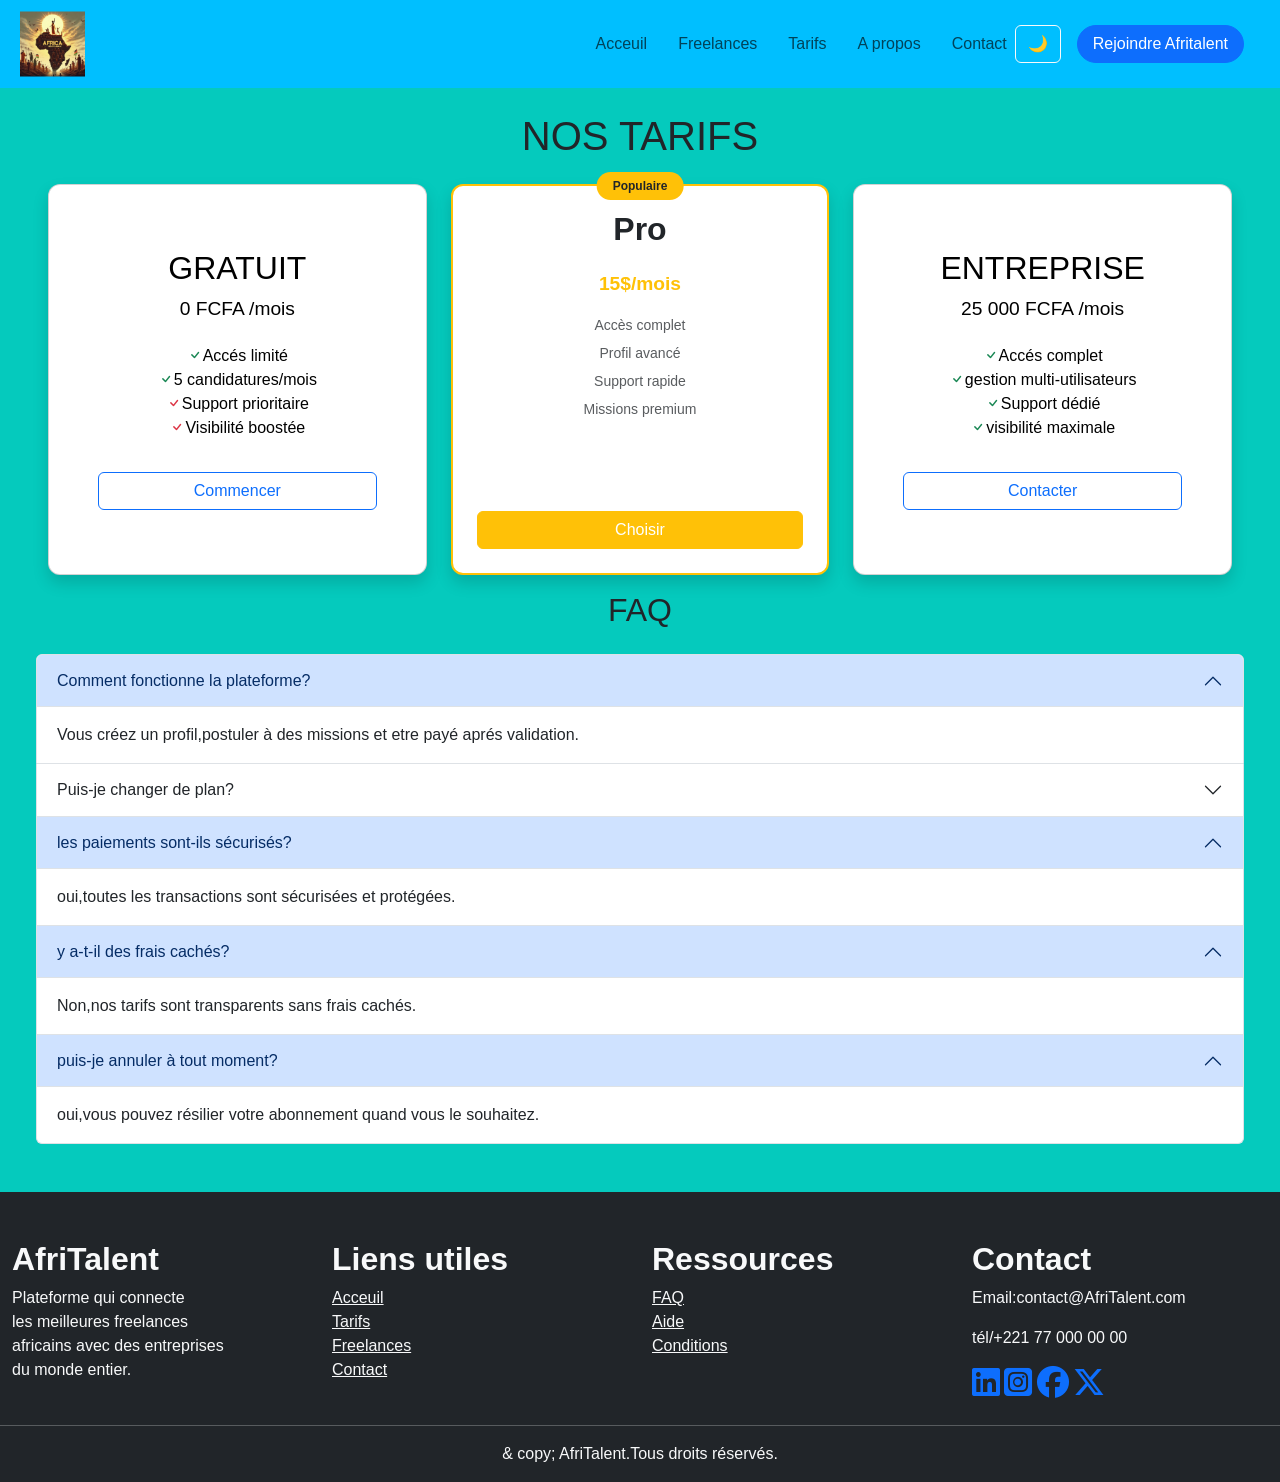
<file: tarifs.html>
<!DOCTYPE html>
<html lang="fr">

<head>
    <meta charset="UTF-8">
    <meta name="viewport" content="width=device-width, initial-scale=1.0">
    <title>AfriTalent — tarifs</title>
                         <!-- Bootstrap 5 via CDN : feuille de style -->
    <link href="https://cdn.jsdelivr.net/npm/bootstrap@5.3.0/dist/css/bootstrap.min.css" rel="stylesheet">
    <link rel="stylesheet" href="https://cdnjs.cloudflare.com/ajax/libs/font-awesome/6.5.0/css/all.min.css">
    <link rel="stylesheet" href="https://cdn.jsdelivr.net/npm/bootstrap-icons@1.11.3/font/bootstrap-icons.min.css">
                        <!-- Votre feuille de style personnelle -->
    <link rel="stylesheet" href="css/style.css">
    <link rel="stylesheet" href="css/style.css">
</head>
<body>
                            <!--navbar-->
    <nav id="navbar" class="navbar navbar-expand-lg navbar-light bg-blue shadow-sm fixed-top p-4">
        <div class="container">
                            <!--logo-->
            <a class=" navbar-brand logo" href="index.html"><img src="image/afritalent.jpg" alt="logo AfriTalent"></a>
            <!--bouton mobile-->
            <button class="navbar-toggler" type="button" data-bs-toggle="collapse" data-bs-target="#menu">
                <span class="navbar-toggler-icon"></span>
            </button>
                             <!--menu-->
 <div class="collapse navbar-collapse" id="menu">
      <ul class="navbar-nav ms-auto">
            <li class="nav-item">
                  <a class="nav-link" href="index.html">Acceuil</a>
             </li>
                     <li class="nav-item">
                         <a class="nav-link" href="freelance.html">Freelances</a>
                    </li>
                        <li class="nav-item">
                        <a class="nav-link" href="tarifs.html">Tarifs</a>
                    </li>
                    <li class="nav-item">
                        <a class="nav-link" href="about.html">A propos</a>
                    </li>
                    <li class="nav-item">
                        <a class="nav-link" href="contact.html">Contact</a>
                    </li>
                </ul>
                <a id="theme-toggle" class=" btn btn-outline-light">🌙</a>
                                 <!--bouton-->
                <a href="index.html" class="btn btn-primary ms-3">Rejoindre Afritalent</a>


            </div>
        </div>
    </nav>

                             <!-- Le contenu de la page sera ajoute ici -->
    <section class="pricing-section container-fluid pt-2 pb-5" style="background:  rgb(5, 202, 189);">
        <div class="container fade-in">
            <h1 class="text-center mb-4 pt-0 mt-5">NOS TARIFS</h1>
        <div class="row g-4 px-4">
                                     <!--gratuit-->
            <div class="col-md-4">
                <div class="card h-100 shadow">

                    <div class="card-body text-center p-4">
                        <h2>GRATUIT</h2>
                        <h3>0 FCFA <span>/mois</span></h3>
                        <ul class="list-unstyled mt-4">
                            <li><i class="bi bi-check text-success"></i>Accés limité</li>
                            <li><i class="bi bi-check text-success"></i>5 candidatures/mois</li>
                            <li><i class="bi bi-check text-danger"></i>Support prioritaire</li>
                            <li><i class="bi bi-check text-danger"></i>Visibilité boostée</li>
                        </ul>
                        <button class="btn btn-outline-primary w-100 mt-3">Commencer</button>
                    </div>
                </div>
            </div>
                                  <!--pro (populaire)-->
            <div class="col-12 col-md-4">
                <div class="card h-100 p-4 text-center shadow" style="border-radius: 12px; border: 2px solid #ffc107;">

                    <span
                        class="badge bg-warning text-dark px-3 py-2 rounded-pill position-absolute top-0 start-50 translate-middle">Populaire</span>
                    <h2 class="fw-bold text-dark">Pro</h2>
                    <h3 class="fw-bold text-warning my-3">15$/mois</h3>
                    <ul class="list-unstyled text-muted small mb-4" style="line-height: 2;">
                        <li>Accès complet</li>
                        <li>Profil avancé</li>
                        <li>Support rapide</li>
                        <li>Missions premium</li>
                    </ul>
                    <button class="btn btn-warning w-100 mt-auto text-white">Choisir</button>
                </div>
            </div>
                                   <!--entreprise-->
            <div class="col-md-4">
                <div class="card h-100 shadow">
                    <div class="card-body text-center p-4">
                        <h2>ENTREPRISE</h2>
                        <h3>25 000 FCFA <span>/mois</span></h3>
                        <ul class="list-unstyled mt-4">
                            <li><i class="bi bi-check text-success"></i>Accés complet</li>
                            <li><i class="bi bi-check text-success"></i>gestion multi-utilisateurs</li>
                            <li><i class="bi bi-check text-success"></i>Support dédié</li>
                            <li><i class="bi bi-check text-success"></i>visibilité maximale</li>
                        </ul>
                        <button class="btn btn-outline-primary w-100 mt-3">Contacter</button>
                    </div>
                </div>
            </div>
        </div>
        </div>
                                         <!--faq-->
        <section class="container-fluid pt-3">
          <div class="container fade-in">
              <h2 class="text-center mb-4">FAQ</h2>
            <div class="accordion" id="faq">
                <div class="accordion-item">
                    <h2 class="accordion-header">
                        <button class="accordion-button" data-bs-toggle="collapse" data-bs-target="#ql">
                            Comment fonctionne la plateforme?
                        </button>
                    </h2>
                    <div  class="accordion collapse collapse show ">
                        <div class="accordion-body">
                            Vous créez un profil,postuler à des missions et etre payé aprés validation.
                        </div>
                    </div>
                </div>
                <div class="accordion-item">
                    <h2 class="accordion-header">
                        <button class="accordion-button collapsed" data-bs-toggle="collapse" data-bs-target="#ql2">
                            Puis-je changer de plan?
                        </button>
                    </h2>
                    <div id="ql2" class="accordion collapse collapse  ">
                        <div class="accordion-body">
                            oui,vous pouvez modifier votre abonnement à tout moment.
                        </div>
                    </div>
                </div>
                <div class="accordion-item">
                    <h2 class="accordion-header">
                        <button class="accordion-button" data-bs-toggle="collapse" data-bs-target="#ql3">
                            les paiements sont-ils sécurisés?
                        </button>
                    </h2>
                    <div id="ql3" class="accordion collapse collapse show ">
                        <div class="accordion-body">
                            oui,toutes les transactions sont sécurisées et protégées.
                        </div>
                    </div>
                </div>
                <div class="accordion-item">
                    <h2 class="accordion-header">
                        <button class="accordion-button" data-bs-toggle="collapse" data-bs-target="#ql4">
                            y a-t-il des frais cachés?
                        </button>
                    </h2>
                    <div id="ql4" class="accordion collapse collapse show ">
                        <div class="accordion-body">
                            Non,nos tarifs sont transparents sans frais cachés.
                        </div>
                    </div>
                </div>
                <div class="accordion-item">
                    <h2 class="accordion-header">
                        <button class="accordion-button" data-bs-toggle="collapse" data-bs-target="#ql">
                            puis-je annuler à tout moment?
                        </button>
                    </h2>
                    <div class="accordion collapse collapse show ">
                        <div class="accordion-body">
                            oui,vous pouvez résilier votre abonnement quand vous le souhaitez.
                        </div>
                    </div>
                </div>
            </div>
          </div>
        </section>
    </section>
                         <!--footer-->
 <footer class=" bg-dark text-light pt-5 pb-3">
    <div class="container">
        <div class="row"> 
                        <!--colonne1:AfriTalent-->
<div class="col-md mb-4">
    <h2 class="fw-bold" >AfriTalent</h2>
    <p>Plateforme qui connecte <br> les meilleures freelances <br>africains  avec des  entreprises <br>du monde entier.</p>
</div>
                        <!--colonne2:liens utiles-->
<div class="col-md-3 mb-4">
    <h2 class="fw-bold">Liens utiles</h2>
    <ul class="list-unstyled">
        <li><a href="index.html" class="text-light text decoration none">Acceuil</a></li>
        <li><a href="tarifs.html"  class="text-light text decoration none">Tarifs</a></li>
        <li><a href="freelances.html"  class="text-light text decoration none">Freelances</a></li>
        <li><a href="contact.html"  class="text-light text decoration none">Contact</a></li>
    </ul>
</div>
                         <!--colonne3:Ressources-->
<div class="col-md-3 mb-4">
    <h2 class="fw-bold">Ressources</h2>
    <ul class="list-unstyled">
        <li><a href="tarifs.html"  class="text-light text decoration none">FAQ</a></li>
        <li><a href="#"  class="text-light text decoration none">Aide</a></li>
        <li><a href="#"  class="text-light text decoration none">Conditions</a></li>
 </ul>
</div>
                            <!--colonne4:Contact-->
<div class="col-md-3 mb-4">
    <h2 class="fw-bold">Contact</h2>
    <p>Email:contact@AfriTalent.com</p>
    <p>tél/+221 77 000 00 00</p>
                            <!--réseau  sociaux-->
    <div>
          <a href="https://linkedin.com"><i class="fa-brands fa-linkedin fa-2x"></i></a>
          <a href="https://instagram.com"><i class="fa-brands fa-square-instagram fa-2x"></i></a>
          <a href="https://facebook"><i class="fa-brands fa-facebook fa-2x"></i></a>
          <a href="https://twitter"><i class="fa-brands fa-x-twitter fa-2x"></i></a>
        
    </div>
</div>
                            <!--ligne copyright-->
<hr class="border-light">
<div class="text-center">
    <p class="mb-0"> & copy; <span id="year"></span>AfriTalent.Tous droits réservés.</p>
    </div> 
    </div>
    </div>
 </footer>
                                <!-- Bootstrap 5 via CDN : script JavaScript -->
    <script src="https://cdn.jsdelivr.net/npm/bootstrap@5.3.0/dist/js/bootstrap.bundle.min.js"></script>
                                 <!-- Votre script JavaScript -->
     <button id="backToTop" title="Retour en haut">
  <i class="bi bi-chevron-up"></i>
</button>
    <script src="js/main.js"></script>
</body>
</html>
</file>
<file: css/style.css>
/*variable*/
:root{
    --primary:#0d6efd;
    --secondary:#6f42c1;
    --dark:#212529;
    --light:#f8f9fa;
    --text:#333;
    --radius:10px;
}

/*=======navbar======*/
.navbar{
    background-color:rgba(78, 97, 192, 0.64);
    padding: 0;
    background: blue;
}
/*===reset(base)====*/
.Acceuil{
    padding: 0;
    margin: 0;
}
/*logo*/
.body{
    padding-top: 75px;
}

.navbar-brand.logo{
    font-weight: bold;
    font-size: 22px;
    color:black;
    padding: 0;
    margin:0;
    display: flex;
    align-items: center;
    
}
.logo img{
    height: 65px !important;
    width: auto !important;
    display: block;
}

/*lien*/
.nav-link{
    margin-left: 15px;
    font-weight: 500;
    transition: 0.3s;
}
/*hover*/
.nav-link:hover{
    color: rgb(0, 200, 255);
}
/*bouton*/
.btn-primary{
    border-radius: 20px;
    padding: 6px 15px;
}
/*===hero====*/
.hero{
    height: 100vh;
background:linear-gradient(to bottom,rgba(0,0,0,0.5),rgba(0,0,0,0.5)),url('../image/hero.jpg');
background-size: cover;
background-position: center;
background-repeat: no-repeat;
    align-items: center;
    color: white;
    padding: 100px 40px;
    margin: 0;
    width: 100%;
    min-height: 500px;
}
/*titre*/
.hero-title{
    font-size: 50px;
    font-size: 700;
    line-height: 1.2;
    color: white;
}
/*texte*/
.hero-subtitle{
    font-size: 18px;
    margin-top: 15px;
    opacity: 0.9;
    color:white;
    text-align: center;
}
/*bouton*/
.hero .btn{
    border-radius: 25px;
    padding: 10px 20px;
}


/*animaton*/
@keyframes float{
    0%{transform:translateY(0px)}
    50%{transform: translateY(-10px);}
    100%{ transform: translateY(0px);}
}
/*comment sa marche*/
.how-it-work{
    padding: 60px 20px ;
    background:white;
    text-align: center;
     font-size: 2rem;
    margin-bottom: 40px;
}
.how-it-work h2{
    font-size: 2rem;
    margin-bottom: 40px;
    text-align: center;
}
/*grid*/
.bento-grid{
    display: grid;
    grid-template-columns: repeat(3, 1fr);
    grid-auto-rows: 250px;
    gap: 20px;
}
/*cards*/
.card{
    background: white;
    padding: 20px;
    border-radius: 20px;
    text-align: left;
    position: relative;
    box-shadow: 0 10px 25px rgba(0, 0,0, 0.05);
    transition: transform 0.3s ease;
}
.card:hover{
    transform: translateY(-5px);
}
.card  .step{
    font-size: 0.9rem;
    color: gray;
}
.card h3{
    margin: 10px 0;
    font-size: 1.2rem;
}
.card p{
    font-size: 0.95rem;
    color: #555;
    font-family:Georgia, 'Times New Roman', Times, serif;

}
/*taille bento*/
.card-large{
    grid-column: span 1;
    grid-row: span 2;

 }
 .card-wide{
    grid-column: span 2;
 }
 /*responsive*/
 @media(max-width:768px){
    .bento-grid{
        grid-template-columns: 1fr;
        grid-auto-rows: auto;
    }
    .card-large,
    .card-wide{
        grid-column: span 1;
        grid-row: span 1;
    }
 }
 /*=====categories=======*/
 .categories{
  padding: 60px 20px;
  text-align: center;
  background:white ;
 }
 .categories h2{
    font-size: 2rem;
    margin-bottom: 40px;
 }
 .grid{
    display: grid;
    grid-template-columns: repeat(a),minmax(2, 2fr);

 }
 .card{
    background: white;
    padding: 25px;
    border-radius: 15px;
    transition: all 0.3s ease;
    cursor: pointer;
    box-shadow: 0 5px 15px rgba(0, 0,0, 0.05);
 }
 .card .p-3{
    font-size: 40px;
    margin-bottom: 15px;
 }
 .card h3{
    margin-bottom: 10px;
    font-size: 1.2rem;
 }
 .card p{
    color: gray;
 }
 /*effet hover*/
 .card:hover{
    transform: translateY(-10px);
    box-shadow: 0 15px 30x rgba(0, 0,0, 0.15);
    background: linear-gradient(135deg,blue,#9333ea);
 }
 .card:hover p{
    color: #e0e7ff;
 }
 /*=====temoignage====*/
 .temoignage .card{
    width: 100%;
    transition: transform 0.1s ease-in-out;
    background:gray;
    color: black;
    
}
.temoignage .card:hover{
    transform: translateY(-1px);
}
.stars{
    font-size: 70px;
}
.temoignage .card {
  border-radius: 20px;
  transition: transform 0.3s ease;
}

.temoignage .card:hover {
  transform: translateY(-5px);
}

.carousel-control-prev-icon,
.carousel-control-next-icon {
  filter: invert(1);
}

/* Dark mode */
body.dark-mode .temoignage {
  background: #0f172a !important;
}

body.dark-mode .temoignage .card {
  background: #1e293b;
  color: #f1f5f9;
}

body.dark-mode .temoignage h2 {
  color: #f1f5f9;
}
/*cta*/
.cta{
    position: relative;
    background: url();
    height: 350px;
display: flex;
align-items: center;
justify-content: center;
text-align: center;
color:white;
overflow: hidden;
}
/*overlay sombre*/
.cta .overlay{
    position: absolute;
    width: 100%;
    height: 100%;
    background: rgba(0, 0,0, 0.6);
    top: 0;
    left: 0;
}
/*contenu cta*/
.cta-content{
    position: relative;
    z-index: 2;
    max-width: 600px;
}
.cta-content p{
    margin-bottom: 25px;
    color: #ddd;
}
.cta-content h2{
    font-size: 2rem;
    margin-bottom: 15px;
}
/*bouton*/
.cta-btn{
    background: rgba(20, 89, 237, 0.871);
    color: white;
    padding: 12px 25px;
    border-radius: 30px;
    text-decoration: none;
    font-weight: bold;
    transition: 0.3s;
}
.cta-btn:hover{
    background: #9333ea;
    transform: scale(1.03);
}/*===footer===*/
.footer a{
    color: #ccc;
    text-decoration: none;
    transition: 0.3s;
    margin-top: 50%;
}
.footer a:hover{
    color: #fff;
    padding-left: 5px;
    margin-top: 20%;
    text-align: center;
}
.logo{
    color: blue;
    text-align: center;
    margin-top: 20%;
}
.social-icons a{
    color: #ccc;
    margin-right: 10px;
    font-size: 20px;
    transition: 0.3s;
}
.social-icon a:hover{
    color: rgba(6, 6, 235, 0.668);
    transform: scale(1.2);
}
/*===contact===*/
.contact{
    font-family: 'Segoe UI',Arial, sans-serif;
    margin: 0;
    background: rgb(5, 202, 189);
}
.error-message {
  display: block;
  font-size: 0.85rem;
  margin-top: 4px;
  min-height: 18px;
}
/*titre contact*/
.titrecontact{
    text-align: center;
    /* margin: 40px 0 20px; */
    font-family:Georgia, 'Times New Roman', Times, serif;
    font-size: 28px;
    
}
/*container table*/
table{
    width: 85%;
    margin: auto;
    border-collapse: collapse;
    background: white;
    box-shadow: 0 10px 30px rgba(0,0,0,0.1);
    border-radius: 12px ;
    overflow: hidden;
}
/*colonne*/
td{
    vertical-align: top;
    padding: 30px;
}
/*========formulaire dans contact=========*/
form input,
form select,
form textarea{
    width: 100%;
    padding:12px;
    margin-top: 5px;
    margin-bottom: 15px;
    border: 1px solid #ddd;
    border-radius: 8px;
    transition: 0.3s;
}
td{
    background: linear-gradient(135deg,#01337c95,#045191);
}
 input,
 select,
 textarea{
      transition: all 0.3s ease;
 }
  input:focus,
  select:focus,
textarea:focus{
    border-color: #e76868;
    box-shadow: 0 0 8px rgba(195, 170, 170, 0.918);
    background-color: #60c8e0;
    transform: scale(1.02);
    outline: none;
}
/*bouton*/
button{
    padding: 12px;
    border: none;
    width: 100%;
    background: rgb(5, 113, 202);
    color: rgb(245, 12, 101);
    font-weight: bold;
    cursor: pointer;
    border-radius: 8px;
    transition: 0.3s;
}
button:hover{
    transform: translateY(-2px);
    box-shadow: 0 5px 15px rgba(13,110,253,0.3);
}
/*infos contact*/
 td:nth-child(2) h3 {
    margin-bottom:  5px;
    margin-top: 0;
}
td:nth-child(2) p{
    margin: 10px 0;
    font-size: 15px;
}
/*====partie droite====*/
td:nth-child(2){

    color:white;
}
/*carte*/
iframe{
    margin-top: 10px;
    border-radius: 8px;
    width: 100%;
    height: 220px;
    border: none;
}
/*=======responsive tablette========*/
@media screen and (max-width:768px){
    .hero{
        flex-direction: colum;
        text-align: center;
    padding: 40px 20px;    
}
.hero-content{
    width: 100%;
}
.hero image{
    width: 80%;
    margin-top:20px ;
}
.navbar-nav{
    text-align: center;
}
.services .card{
    margin-bottom: 20px;
}
footer{
    text-align: center;
}
}
/*======responsive mobile====*/
@media screen and(max-with:375px) {
    h1{
        font-size: 2rem;
    }
    h2{
        font-size: 1.5rem;
    }
    p{
        font-size: 14px;
    }
    .hero{
        padding:30px 15px;
    }
    .btn{
        width: 100%;
    }
    .card{
        padding: 15px;
    }
    .navbar-brand{
        font-size: 1.2rem;
    }
}
/*=====freelance===*/
.freelance{
    background: rgb(5, 202, 189);
}
.freelance-card{
    overflow:hidden  !important;
}
.freelance-card .card-img-top{
    width: 100% !important;
    height: 250px !important;
    object-fit: cover !important;
    object-position: 50% 15% !important;
}

.filter-buttons-container {
  display: flex !important;
  flex-wrap: wrap !important;
  justify-content: center;
  gap: 12px;
}

.filter-buttons-container .btn-filter {
  display: inline-block !important;
  width: auto !important;
  padding: 10px 24px;
  border: 2px solid #3b82f6;
  background: white;
  color: #3b82f6;
  border-radius: 50px;
  font-weight: 500;
  transition: all 0.3s;
}

.filter-buttons-container .btn-filter.active,
.filter-buttons-container .btn-filter:hover {
  background: #3b82f6;
  color: white;
}


/*======apropos======*/

.apropos{
    background: rgb(5, 202, 189) ; 
}   
/*=====tarifs====*/

/*espace blanc sous navbar*/
body{
    padding-top: 56px !important;
}
/*taille navbar*/
.navbar{
    box-shadow: none !important;
    border-bottom: none !important;
    margin-bottom: 0 !important;
}
/*enleve le padding de la secton tarif*/

.pricing-section{
    border-radius:0 !important;
    transition: 0.3s;
    position: relative;
    background: rgb(101, 194, 252);
    margin:0 !important;
}
.pricing-card:hover{
    transform: translateY(-10px);
}
.tarifs-container {
  display: grid;
  grid-template-columns: repeat(3, 2fr); /* 3 colonnes égales */
  gap: 10px;
  max-width: 1100px;
  margin: 0 auto;
  padding: 50px 20px;
}

.card {

  color: black;
  padding: 40px 25px;
  border-radius: 12px;
  text-align: center;
}

/*prix*/
.pricing-card h2{
    font-size: 2rem;
    margin-top: 10px;
}
.pricing-card span{
    font-size: 0.9rem;
    color: gray;
}
/*liste*/
.pricing-card ul li{
    margin: 10px 0;
    font-size: 0.95rem;
}
/*faq*/
.accordion-button{
    font-weight: 500;
}
/*global*/
body {
    font-family: Arial, Helvetica, sans-serif;
    padding-top: 80px;
}
/*titre*/
.container{
    max-width: 1500px;
}
.section-title{
    text-align: center;
    margin-bottom: 50px;
    font-weight: bold;
    font-size: 32px;
    color: #0d6efd;
}
.story{
    background: #f8f9fa;
    padding: 60px 20px;
    border-radius:12px ;
}
.story-text{
    font-family: 17px;
    line-height: 1.8;
    color: #444;
    font-size: 18px;
}
/*notre histoire*/
.story img{
    max-width: 400px;
    border-radius: 15px;
    box-shadow: 0 10px 25px rgba(0, 0,0, 0.2);
    width: 80%;
}
.story-img:hover{
    transform: scale(1.05);
}
/*equipe*/
.team-card img{
    width: 100%;
    height: 250px;
    object-fit: cover;
}
.team-card{
    transition: tranform 0.3s;
}
.team-card:hover{
    transform: translateY(-10px);
}
/*valeurs*/
.value-box{
    text-align: center;
    padding: 20px;
}
.value-box i{
    font-size: 40px;
    color: black;
    margin-bottom: 15px;
}
/*bento grid*/
.bento{
    display: grid;
    grid-template-columns: repeat(2, 2fr);
    gap:15px;
}
.bento-item{
    background: #342a7f;
    padding: 30px;
    text-align: center;.DS_Store 
Thumbs.db 
node_modules/
    border-radius: 10px;
}
.bento-item.big{
    grid-column:span 1;
    grid-row: span 1;
}
/*counter*/
.counter{
    font-size: 30px;
    font-weight: bold;
    color: #0d6efd;
}
/*stats*/
.stats-container {
  display: flex;
  justify-content: space-around; /* espace égal entre les 3 */
  align-items: center;
  text-align: center;
  padding: 60px 20px;
  flex-wrap: wrap; /* passe en colonne sur mobile */
  gap: 30px;
}

.stat h2 {
  font-size: 48px;
  font-weight: bold;
  color: #0d6efd;
  margin: 0;
}

.stat p {
  font-size: 18px;
  color: #333;
  margin-top: 10px;
}
/*nav au scroll */

#navbar {
  background:rgb(0, 191, 255);
  padding: 12px 40px;
  transition: all 0.4s ease;
  box-shadow: none;
}

#navbar.scrolled {
  background: #1e3a8a !important; /* bleu foncé */
  padding: 12px 40px; /* nav plus petite */
  box-shadow: 0 4px 20px rgba(0,0,0,0.15);
}
/*dark mode */

body.dark-mode #navbar.scrolled {
  background: #0f172a !important;
}

body.dark-mode {
  background-color: #121212 !important;
  color: #e0e0e0 !important;
  transition: 0.3s;
}
body.dark-mode nav,
body.dark-mode .navbar {
  background-color: #1f1f1f !important;
}
body.dark-mode
section:not(.hero),
body.dark-mode .bg-primary,
body.dark-mode .bg-info,
body.dark-mode 
[style*="background"]{
    background: #121212 !important;
}
body.dark-mode .card {
  background-color: #1e1e1e !important;
  border-color: #333 !important;
  color: #e0e0e0 !important;
}

body.dark-mode .card-title,
body.dark-mode .card-text,
body.dark-mode .card-body,
body.dark-mode .card-subtitle {
  color: #e0e0e0 !important;
}

body.dark-mode .text-muted {
  color: #aaa !important;
}
body.dark-mode .card {
  box-shadow: 0 4px 12px rgba(0,0,0,0.5);
}

body.dark-mode .accordion,
body.dark-mode .accordion-item {
  background-color: #1e1e1e !important;
  border-color: #333 !important;
}

body.dark-mode .accordion-button {
  background-color: #1e1e1e !important;
  color: #e0e0e0 !important;
  box-shadow: none !important;
}

body.dark-mode .accordion-button:not(.collapsed) {
  background-color: #2a2a2a !important;
  color: #90caf9 !important;
}

body.dark-mode .accordion-button::after {
  filter: invert(1); /* flèche blanche */
}

body.dark-mode .accordion-body {
  background-color: #1e1e1e !important;
  color: #ccc !important;
}
/* Mode clair */
.contact-section {
  background: rgb(5, 202, 189);
  padding: 50px 0;
}

.contact-wrapper {
  display: flex;
  gap: 30px;
  max-width: 1100px;
  margin: 0 auto;
  padding: 0 20px;
}

.contact-form, .contact-infos {
  flex: 1;
  background: white;
  padding: 30px;
  border-radius: 10px;
}

.contact-form input,
.contact-form select,
.contact-form textarea {
  width: 100%;
  padding: 10px;
  margin-bottom: 15px;
  border: 1px solid #ccc;
  border-radius: 5px;
}

.titrecontact {
  text-align: center;
  padding-top: 50px;
  padding-bottom: 30px;
  color: white;
}

/* Mode sombre */
body.dark-mode .contact-section {
  background: #121212 !important;
}

body.dark-mode .contact-form,
body.dark-mode .contact-infos {
  background: #1e1e1e !important;
  color: #e0e0e0 !important;
}

body.dark-mode .contact-form input,
body.dark-mode .contact-form select,
body.dark-mode .contact-form textarea {
  background-color: #2a2a2a !important;
  color: #e0e0e0 !important;
  border-color: #444 !important;
}

body.dark-mode .titrecontact {
  color: #e0e0e0 !important;
}
.navbar-brand {
  position: absolute !important;
  left: 20px !important;
  top: 50% !important;
  transform: translateY(-50%) !important;
}
header {
  background: #0d6efd;
  min-height: 90px;
  padding: 10px 30px;
  display: flex;
  align-items: center;
}

header img {
  height: 65px;
}
#backToTop {
  position: fixed;
  bottom: 30px;
  right: 30px;
  z-index: 99;
  border: none;
  background: linear-gradient(135deg, #3b82f6 0%, #1d4ed8 100%);
  color: white;
  width: 55px;
  height: 55px;
  border-radius: 50%;
  cursor: pointer;
  font-size: 22px;
  display: flex;
  align-items: center;
  justify-content: center;
  box-shadow: 0 8px 25px rgba(59, 130, 246, 0.5);
  opacity: 0;
  visibility: hidden;
  transform: translateY(20px);
  transition: all 0.4s cubic-bezier(0.68, -0.55, 0.265, 1.55);
}

#backToTop.show {
  opacity: 1;
  visibility: visible;
  transform: translateY(0);
}

#backToTop:hover {
  transform: translateY(-5px) scale(1.05);
  box-shadow: 0 12px 35px rgba(59, 130, 246, 0.7);
}

/* Dark mode */
body.dark-mode #backToTop {
  background: linear-gradient(135deg, #60a5fa 0%, #3b82f6 100%);
}
.fade-in {
    opacity: 0;
    transform: translateY(40px);
    transition: all 0.8s ease;
}

.fade-in.show {
    opacity: 1;
    transform: translateY(0);
}
</file>
